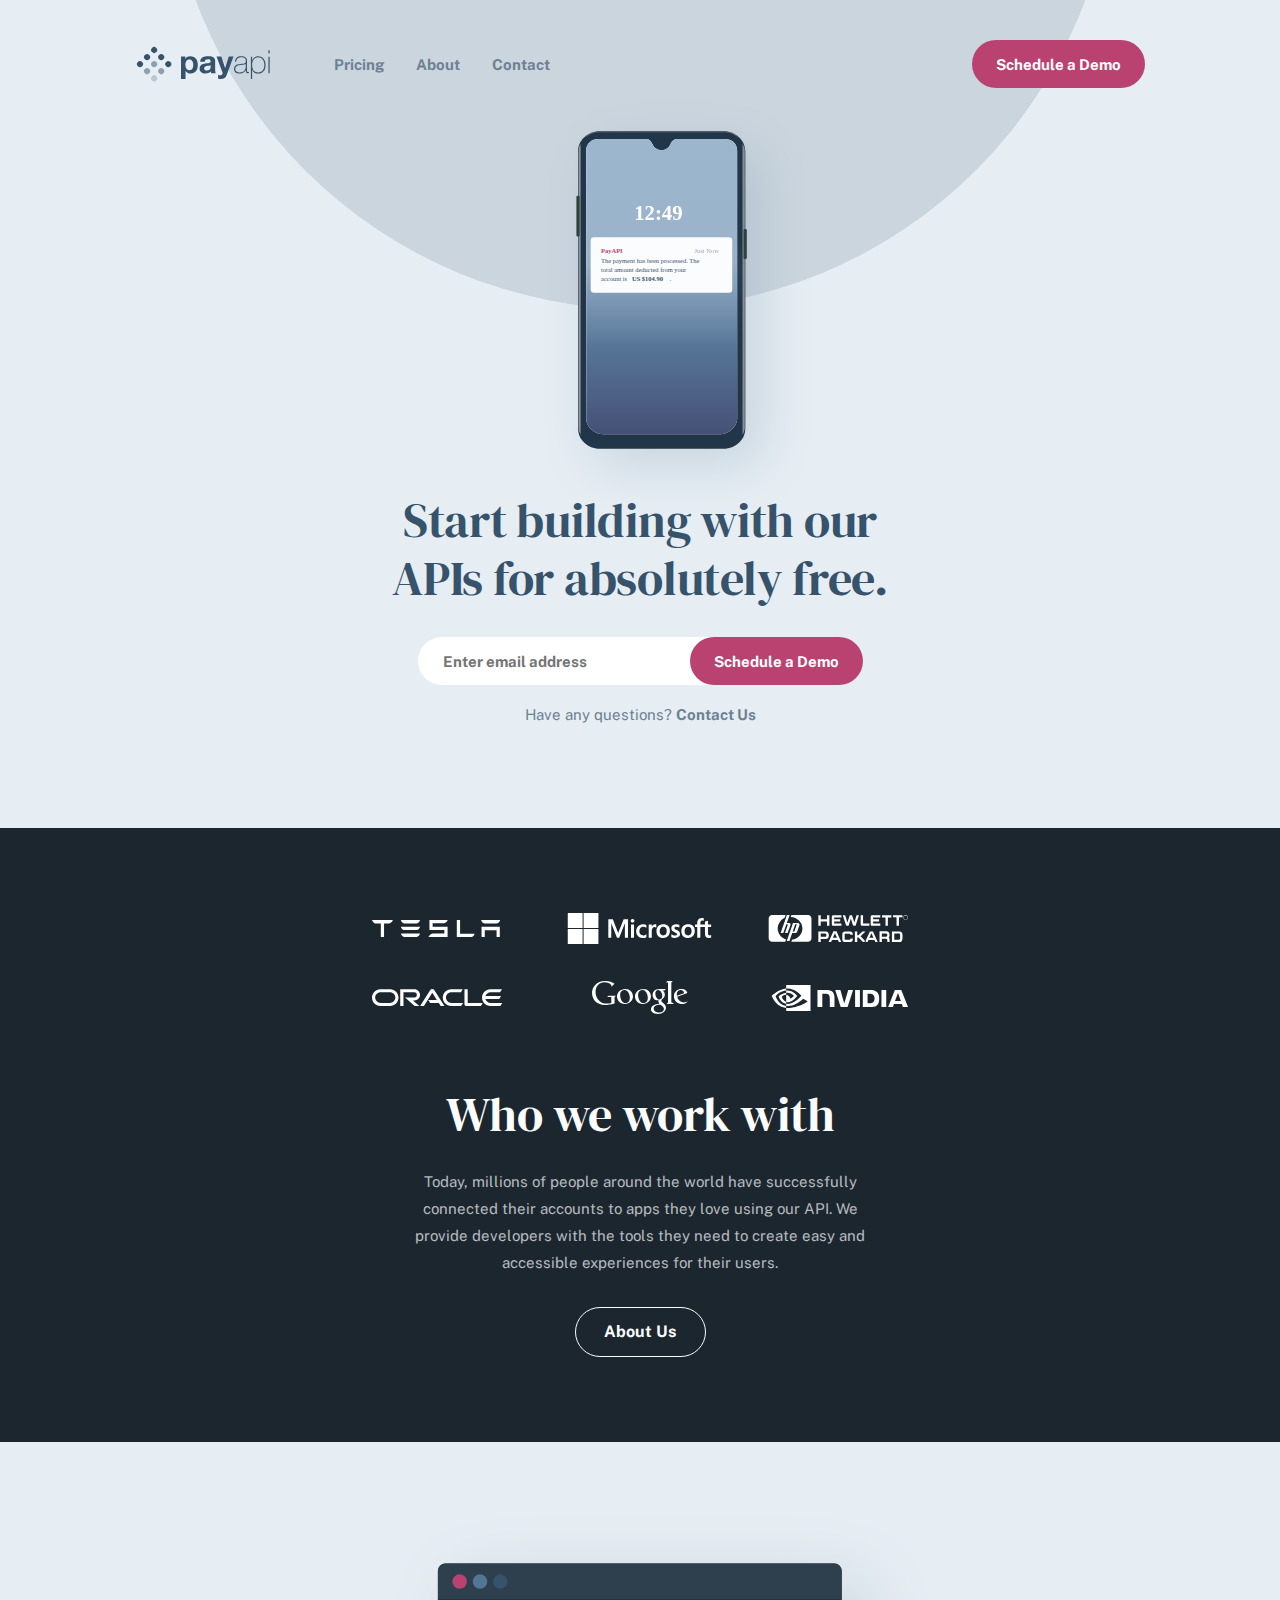
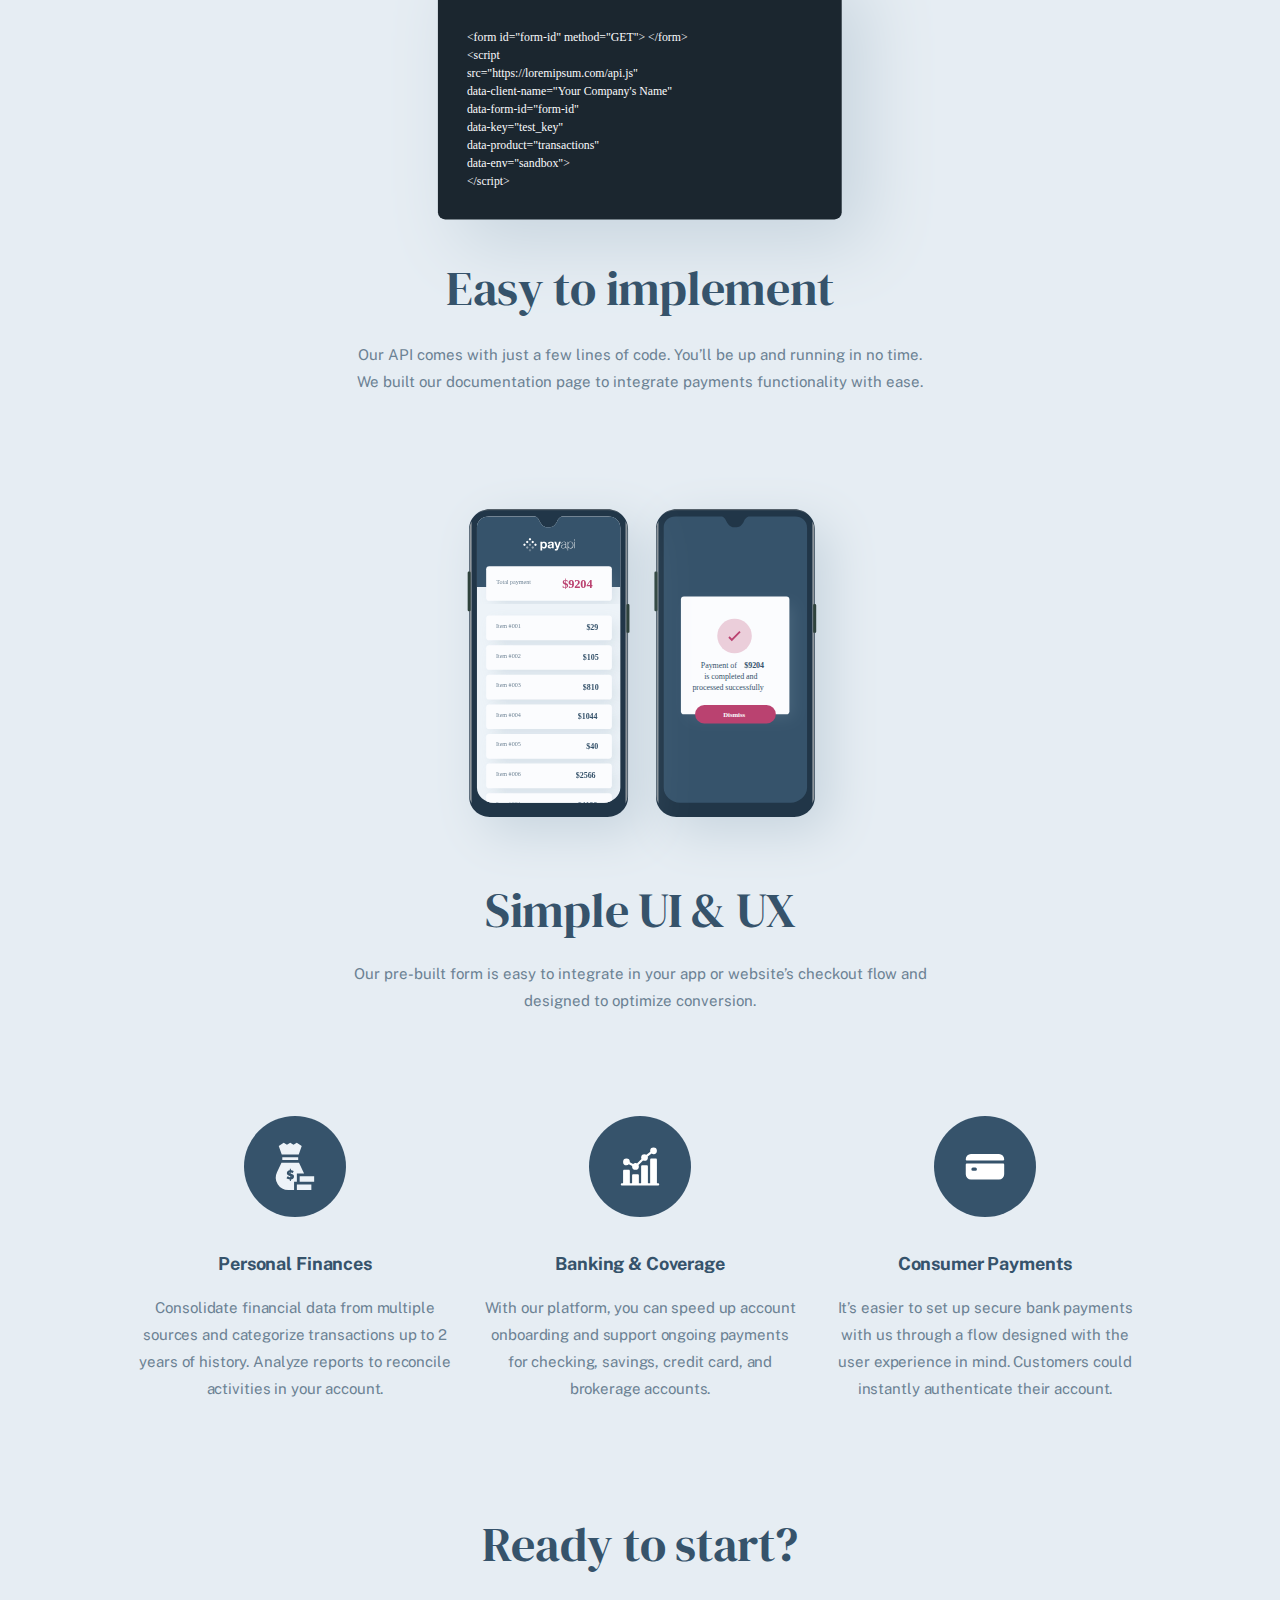
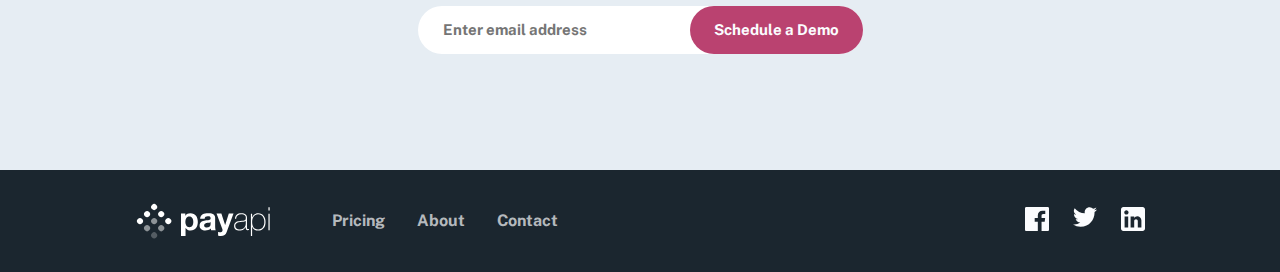
<file: index.html>
<!DOCTYPE html>
<html lang="en">
    <head>
      <meta charset="utf-8">
      <meta name="description" content="Exercise Frontend Mentor, Exercise PayAPI Website Challenge">
      <meta name="viewport" content="width=device-width, initial-scale=1.0">
      <link rel="icon" type="image/png" sizes="32x32" href="./assets/favicon-32x32.png">
      <link rel="preconnect" href="https://fonts.googleapis.com">
      <link rel="preconnect" href="https://fonts.gstatic.com" crossorigin>
      <link href="https://fonts.googleapis.com/css2?family=DM+Serif+Display:ital@0;1&family=Public+Sans:ital,wght@0,100..900;1,100..900&display=swap" rel="stylesheet">
      <link href="styles.css" rel="stylesheet" type="text/css">
      <title>Frontend Mentor | PayAPI Website Challenge - Home</title>
    </head>
    <body class="home">

      <div class="background"></div>

      <header class="container-header">
        <div class="container-menu">
          <a href="./index.html"><img class="logo-header" src="./assets/shared/desktop/logo.svg" alt="Pay API logo"></a>
          <button class="button button-menu"><img src="./assets/shared/mobile/menu.svg" alt="menu"></button>
          <nav class="menu anim-menu">
            <ul class="list list-menu public-sans-bold">
              <li class="li-menu"><a href="./pricing.html">Pricing</a></li>
              <li class="li-menu"><a href="./about.html">About</a></li>
              <li class="li-menu"><a href="./contact.html">Contact</a></li>
              <li class="li-menu"><button class="button button-demo public-sans-bold">Schedule a Demo</button></li>
            </ul>
          </nav>    
        </div>
      </header>  
  

      <main class="main-container">

        <header class="main-header">
          <div class="container-header-image">
            <img class="main-header-image" src="./assets/home/desktop/illustration-phone-mockup.svg" alt="phone">
          </div>
          <div class="container-text">
            <h1 class="title dm-serif-regular title32to48">Start building with our APIs for absolutely free.</h1>
            <form action="./index.html" class="demo-form" novalidate>
              <div class="container-input">
                <input class="public-sans-bold" type="email" name="email" id="" placeholder="Enter email address">
              </div>
              <button class="button button-demo public-sans-bold">Schedule a Demo</button>
            </form>
            <p class="text public-sans-regular">Have any questions? <span class="public-sans-bold"><a href="./contact.html">Contact Us</a></span></p>
          </div>
        </header>

        <article class="clients">
          <div class="display-desktop">
            <div class="container-logo-clients">
              <img src="./assets/shared/desktop/tesla.svg" alt="logo tesla" class="logo-client">
              <img src="./assets/shared/desktop/microsoft.svg" alt="logo microsoft" class="logo-client">
              <img src="./assets/shared/desktop/hewlett-packard.svg" alt="logo hewlett" class="logo-client">
              <img src="./assets/shared/desktop/oracle.svg" alt="logo oracle" class="logo-client">
              <img src="./assets/shared/desktop/google.svg" alt="logo google" class="logo-client">
              <img src="./assets/shared/desktop/nvidia.svg" alt="logo nvidia" class="logo-client">
            </div>
            <div class="container-text">
              <h2 class="title dm-serif-regular title32to48">Who we work with</h2>
              <p class="text public-sans-regular">Today, millions of people around the world have successfully connected 
              their accounts to apps they love using our API. We provide developers 
              with the tools they need to create easy and accessible experiences 
              for their users.</p>
              <a href="./about.html" class="button-about public-sans-bold">About Us</a>  
            </div> 
          </div>
        </article>

        <article class="implementation">
          <section class="implement">
            <div class="container-image">
              <img src="./assets/home/desktop/illustration-easy-to-implement.svg" alt="example code" class="implement-image">              
            </div>
            <div class="container-text">
              <h3 class="title dm-serif-regular title36to48">Easy to implement</h3>
              <p class="text public-sans-regular">Our API comes with just a few lines of code. You’ll be up and running in 
              no time. We built our documentation page to integrate payments functionality 
              with ease.</p>
            </div>
          </section>
          <section class="simple">
            <div class="container-image">
              <img src="./assets/home/desktop/illustration-simple-ui.svg" alt="easy UI" class="simple-image">
            </div>
            <div class="container-text">
              <h3 class="title dm-serif-regular title36to48">Simple UI & UX</h3>
              <p class="text public-sans-regular">Our pre-built form is easy to integrate in your app or website’s checkout 
              flow and designed to optimize conversion.</p>     
            </div>
          </section>
        </article>

        <article class="container-feature">
          <section class="feature">
            <img src="./assets/home/desktop/icon-personal-finances.svg" alt="icon finance" class="image-feature">
            <h4 class="title public-sans-bold">Personal Finances</h4>
            <p class="text public-sans-regular">Consolidate financial data from multiple sources and categorize transactions up to
            2 years of history. Analyze reports to reconcile activities in your account.</p>
          </section>
          <section class="feature">
            <img src="./assets/home/desktop/icon-banking-and-coverage.svg" alt="icon banking" class="image-feature">
            <h4 class="title public-sans-bold">Banking & Coverage</h4>
            <p class="text public-sans-regular">With our platform, you can speed up account onboarding and support ongoing payments 
            for checking, savings, credit card, and brokerage accounts.</p>
          </section>
          <section class="feature">
            <img src="./assets/home/desktop/icon-consumer-payments.svg" alt="icon consumer" class="image-feature">
            <h4 class="title public-sans-bold">Consumer Payments</h4>
            <p class="text public-sans-regular">It’s easier to set up secure bank payments with us through a flow designed with the 
            user experience in mind. Customers could instantly authenticate their account.</p>
          </section>
        </article>

        <section class="ready-to-start">
          <h3 class="title dm-serif-regular title32to48">Ready to start?</h3>
          <form action="./index.html" class="demo-form" novalidate>
            <div class="container-input">
              <input class="public-sans-bold" type="email" name="email" id="" placeholder="Enter email address">
            </div>
            <button class="button button-demo public-sans-bold">Schedule a Demo</button>
          </form>
        </section>
            
      </main>
    

      <footer class="footer">
        <div class="display-desktop">
          <svg class="footer-logo" width="135" height="38" xmlns="http://www.w3.org/2000/svg">
            <g fill="#36536B" fill-rule="evenodd"><path d="M50.544 33.934v-7.84h.064a5.36 5.36 0 002.128 1.84c.864.416 1.808.624 2.832.624 1.216 0 2.277-.235 3.184-.704a6.738 6.738 0 002.272-1.888 8.147 8.147 0 001.36-2.72 11.37 11.37 0 00.448-3.2c0-1.173-.15-2.299-.448-3.376-.299-1.077-.757-2.021-1.376-2.832a6.937 6.937 0 00-2.336-1.952c-.939-.49-2.059-.736-3.36-.736-1.024 0-1.963.203-2.816.608-.853.405-1.557 1.056-2.112 1.952h-.064v-2.112H46v22.336h4.544zm3.808-8.768c-.725 0-1.344-.15-1.856-.448a3.595 3.595 0 01-1.232-1.168 5.044 5.044 0 01-.672-1.68 9.192 9.192 0 01-.208-1.952c0-.683.064-1.344.192-1.984a4.98 4.98 0 01.656-1.696c.31-.49.715-.89 1.216-1.2.501-.31 1.125-.464 1.872-.464.725 0 1.339.155 1.84.464.501.31.912.715 1.232 1.216.32.501.55 1.072.688 1.712.139.64.208 1.29.208 1.952 0 .661-.064 1.312-.192 1.952-.128.64-.347 1.2-.656 1.68-.31.48-.715.87-1.216 1.168-.501.299-1.125.448-1.872.448zm15.882 3.392c1.024 0 2.027-.15 3.008-.448a5.921 5.921 0 002.56-1.568 6.52 6.52 0 00.32 1.6h4.608c-.213-.341-.363-.853-.448-1.536a17.288 17.288 0 01-.128-2.144v-8.608c0-1.003-.224-1.808-.672-2.416a4.603 4.603 0 00-1.728-1.424 7.733 7.733 0 00-2.336-.688 18.543 18.543 0 00-2.528-.176c-.917 0-1.83.09-2.736.272a7.809 7.809 0 00-2.448.912 5.448 5.448 0 00-1.792 1.696c-.47.704-.736 1.59-.8 2.656h4.544c.085-.896.384-1.536.896-1.92.512-.384 1.216-.576 2.112-.576.405 0 .784.027 1.136.08.352.053.661.16.928.32s.48.384.64.672c.16.288.24.677.24 1.168.021.47-.117.827-.416 1.072-.299.245-.704.432-1.216.56-.512.128-1.099.224-1.76.288-.661.064-1.333.15-2.016.256-.683.107-1.36.25-2.032.432a5.735 5.735 0 00-1.792.816c-.523.363-.95.848-1.28 1.456-.33.608-.496 1.381-.496 2.32 0 .853.144 1.59.432 2.208a4.17 4.17 0 001.2 1.536c.512.405 1.11.704 1.792.896a8.127 8.127 0 002.208.288zm1.696-3.008c-.363 0-.715-.032-1.056-.096a2.566 2.566 0 01-.896-.336 1.717 1.717 0 01-.608-.656c-.15-.277-.224-.619-.224-1.024 0-.427.075-.779.224-1.056.15-.277.347-.507.592-.688a2.98 2.98 0 01.864-.432c.33-.107.667-.192 1.008-.256.363-.064.725-.117 1.088-.16.363-.043.71-.096 1.04-.16.33-.064.64-.144.928-.24.288-.096.528-.23.72-.4v1.696c0 .256-.027.597-.08 1.024a3.428 3.428 0 01-.432 1.264c-.235.416-.597.773-1.088 1.072-.49.299-1.184.448-2.08.448zm13.962 8.384c1.557 0 2.773-.288 3.648-.864.874-.576 1.557-1.536 2.048-2.88L98.5 11.598h-4.704L90.18 22.926h-.064l-3.744-11.328H81.54l5.792 15.52c.128.32.192.661.192 1.024 0 .49-.144.939-.432 1.344-.288.405-.731.64-1.328.704-.448.021-.896.01-1.344-.032-.448-.043-.886-.085-1.312-.128v3.744c.469.043.933.08 1.392.112.458.032.922.048 1.392.048zm18.698-5.408c.789 0 1.514-.096 2.176-.288a6.581 6.581 0 001.776-.8c.522-.341.965-.73 1.328-1.168.362-.437.64-.901.832-1.392h.064v.864c0 .341.026.656.08.944.053.288.154.539.304.752.149.213.368.384.656.512.288.128.677.192 1.168.192.34 0 .672-.043.992-.128V26.99a5.835 5.835 0 01-.896.096c-.278 0-.491-.059-.64-.176a.961.961 0 01-.32-.464 2.357 2.357 0 01-.112-.64c-.011-.235-.016-.47-.016-.704v-9.568c0-1.259-.454-2.277-1.36-3.056-.907-.779-2.352-1.168-4.336-1.168-1.984 0-3.515.453-4.592 1.36-1.078.907-1.66 2.267-1.744 4.08h1.216c.085-1.472.58-2.57 1.488-3.296.906-.725 2.096-1.088 3.568-1.088.832 0 1.536.085 2.112.256.576.17 1.045.405 1.408.704.362.299.629.64.8 1.024.17.384.256.8.256 1.248 0 .576-.032 1.056-.096 1.44a1.64 1.64 0 01-.48.944c-.256.245-.635.437-1.136.576-.502.139-1.19.24-2.064.304l-1.888.16c-.662.064-1.35.17-2.064.32-.715.15-1.366.4-1.952.752a4.367 4.367 0 00-1.456 1.44c-.384.608-.576 1.392-.576 2.352 0 1.579.48 2.747 1.44 3.504.96.757 2.314 1.136 4.064 1.136zm.032-1.056c-1.344 0-2.4-.293-3.168-.88-.768-.587-1.152-1.488-1.152-2.704 0-.768.149-1.392.448-1.872.298-.48.688-.859 1.168-1.136a5.213 5.213 0 011.616-.592 20.778 20.778 0 011.792-.272l2.048-.192a16.93 16.93 0 002.032-.288c.608-.128 1.06-.373 1.36-.736v3.072c0 .213-.06.624-.176 1.232-.118.608-.39 1.237-.816 1.888-.427.65-1.046 1.227-1.856 1.728-.811.501-1.91.752-3.296.752zm12.49 6.56v-9.312h.063c.491 1.344 1.27 2.315 2.336 2.912 1.067.597 2.283.896 3.648.896 1.26 0 2.352-.213 3.28-.64a6.254 6.254 0 002.304-1.776c.608-.757 1.062-1.659 1.36-2.704.3-1.045.448-2.197.448-3.456 0-1.152-.149-2.25-.448-3.296-.298-1.045-.752-1.963-1.36-2.752a6.651 6.651 0 00-2.304-1.888c-.928-.47-2.02-.704-3.28-.704-.896 0-1.69.139-2.384.416a6.39 6.39 0 00-1.776 1.04c-.49.416-.885.87-1.184 1.36-.298.49-.512.939-.64 1.344h-.064v-3.776h-1.216V34.03h1.216zm6.047-6.56c-1.152 0-2.117-.208-2.896-.624a5.008 5.008 0 01-1.856-1.664c-.458-.693-.784-1.493-.976-2.4a13.637 13.637 0 01-.288-2.832c0-.981.107-1.925.32-2.832a7.152 7.152 0 011.04-2.416 5.407 5.407 0 011.872-1.696c.768-.427 1.696-.64 2.784-.64 1.11 0 2.054.219 2.832.656a5.599 5.599 0 011.904 1.728c.491.715.854 1.525 1.088 2.432.235.907.352 1.83.352 2.768 0 1.024-.122 1.99-.368 2.896-.245.907-.618 1.701-1.12 2.384a5.487 5.487 0 01-1.92 1.632c-.778.405-1.7.608-2.768.608zm11.498-18.88V5.294h-1.216V8.59h1.216zm0 19.552V11.694h-1.216v16.448h1.216z" fill-rule="nonzero"/><g><circle transform="rotate(45 19.142 5)" cx="19.142" cy="5" r="3"/><circle transform="rotate(45 26.213 12.071)" cx="26.213" cy="12.071" r="3"/><circle transform="rotate(45 33.284 19.142)" cx="33.284" cy="19.142" r="3"/><circle transform="rotate(45 12.071 12.071)" cx="12.071" cy="12.071" r="3"/><circle opacity=".5" transform="rotate(45 19.142 19.142)" cx="19.142" cy="19.142" r="3"/><circle opacity=".5" transform="rotate(45 26.213 26.213)" cx="26.213" cy="26.213" r="3"/><circle transform="rotate(45 5 19.142)" cx="5" cy="19.142" r="3"/><circle opacity=".5" transform="rotate(45 12.071 26.213)" cx="12.071" cy="26.213" r="3"/><circle opacity=".25" transform="rotate(45 19.142 33.284)" cx="19.142" cy="33.284" r="3"/></g></g>
          </svg>
          <ul class="list list-footer public-sans-bold">
            <li class="li-footer"><a href="./pricing.html">Pricing</a></li>
            <li class="li-footer"><a href="./about.html">About</a></li>
            <li class="li-footer"><a href="./contact.html">Contact</a></li>
          </ul>
          <ul class="list list-logo">
            <li class="li-logo"><svg width="24" height="24" xmlns="http://www.w3.org/2000/svg">
                                    <path d="M22.675 0H1.325C.593 0 0 .593 0 1.325v21.351C0 23.407.593 24 1.325 24H12.82v-9.294H9.692v-3.622h3.128V8.413c0-3.1 1.893-4.788 4.659-4.788 1.325 0 2.463.099 2.795.143v3.24l-1.918.001c-1.504 0-1.795.715-1.795 1.763v2.313h3.587l-.467 3.622h-3.12V24h6.116c.73 0 1.323-.593 1.323-1.325V1.325C24 .593 23.407 0 22.675 0z" fill-rule="nonzero"/>
                                  </svg></li>
            <li class="li-logo"><svg width="24" height="20" xmlns="http://www.w3.org/2000/svg">
                                    <path d="M24 2.557a9.83 9.83 0 01-2.828.775A4.932 4.932 0 0023.337.608a9.864 9.864 0 01-3.127 1.195A4.916 4.916 0 0016.616.248c-3.179 0-5.515 2.966-4.797 6.045A13.978 13.978 0 011.671 1.149a4.93 4.93 0 001.523 6.574 4.903 4.903 0 01-2.229-.616c-.054 2.281 1.581 4.415 3.949 4.89a4.935 4.935 0 01-2.224.084 4.928 4.928 0 004.6 3.419A9.9 9.9 0 010 17.54a13.94 13.94 0 007.548 2.212c9.142 0 14.307-7.721 13.995-14.646A10.025 10.025 0 0024 2.557z" fill-rule="nonzero"/>
                                  </svg></li>
            <li class="li-logo"><svg width="24" height="24" xmlns="http://www.w3.org/2000/svg">
                                    <path d="M21.6 0H2.4C1.08 0 0 1.08 0 2.4v19.2C0 22.92 1.08 24 2.4 24h19.2c1.32 0 2.4-1.08 2.4-2.4V2.4C24 1.08 22.92 0 21.6 0zM7.2 20.4H3.6V9.6h3.6v10.8zM5.4 7.56c-1.2 0-2.16-.96-2.16-2.16 0-1.2.96-2.16 2.16-2.16 1.2 0 2.16.96 2.16 2.16 0 1.2-.96 2.16-2.16 2.16zm15 12.84h-3.6v-6.36c0-.96-.84-1.8-1.8-1.8-.96 0-1.8.84-1.8 1.8v6.36H9.6V9.6h3.6v1.44c.6-.96 1.92-1.68 3-1.68 2.28 0 4.2 1.92 4.2 4.2v6.84z" fill-rule="nonzero"/>
                                  </svg></li>
          </ul>
        </div>
      </footer>

    <script src="./script.js"></script>

    </body>
</html>
</file>
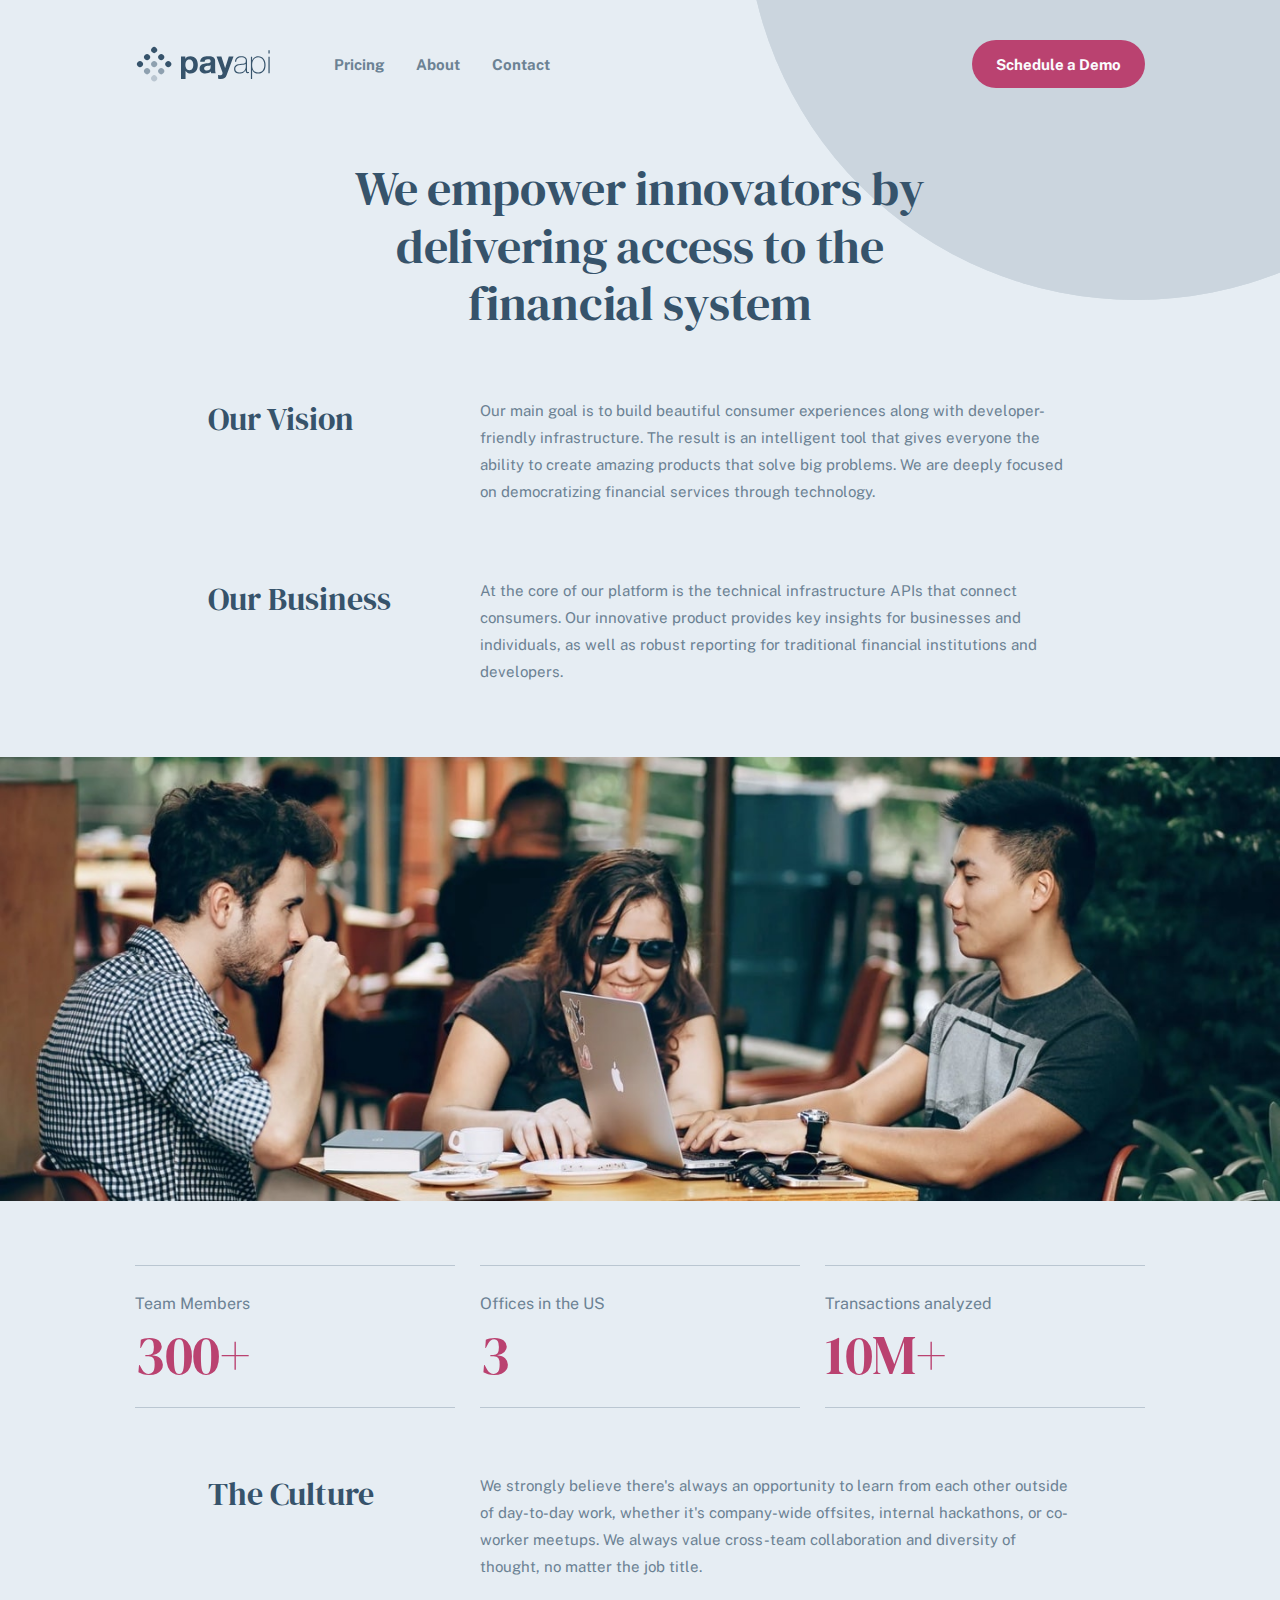
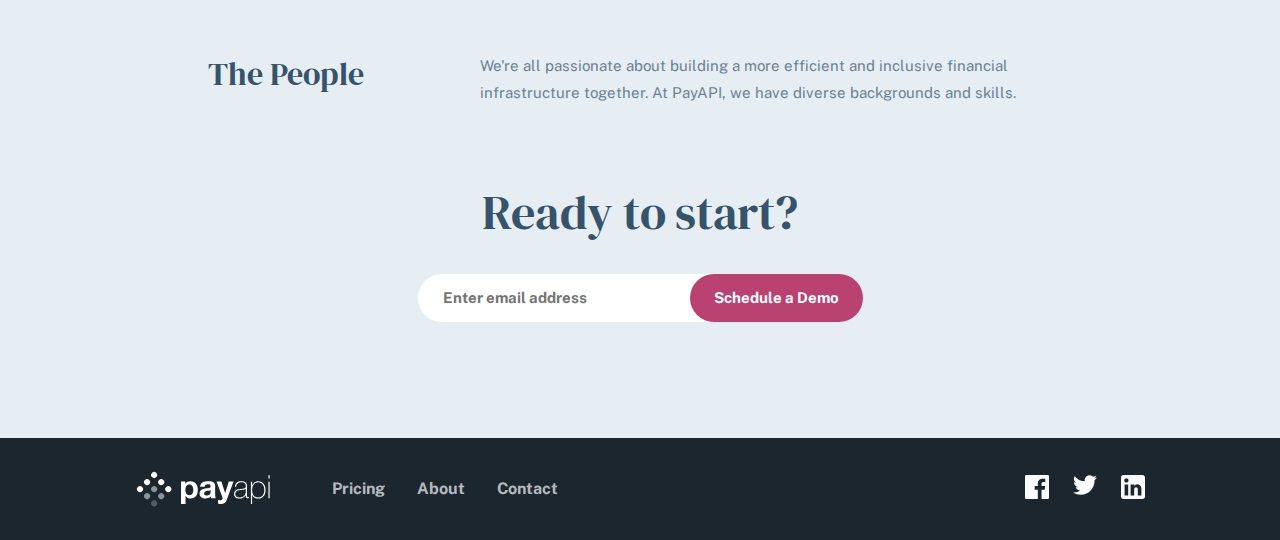
<file: about.html>
<!DOCTYPE html>
<html lang="en">
    <head>
      <meta charset="utf-8">
      <meta name="description" content="Exercise Frontend Mentor, Exercise PayAPI Website Challenge About page">
      <meta name="viewport" content="width=device-width, initial-scale=1.0">
      <link rel="icon" type="image/png" sizes="32x32" href="./assets/favicon-32x32.png">
      <link rel="preconnect" href="https://fonts.googleapis.com">
      <link rel="preconnect" href="https://fonts.gstatic.com" crossorigin>
      <link href="https://fonts.googleapis.com/css2?family=DM+Serif+Display:ital@0;1&family=Public+Sans:ital,wght@0,100..900;1,100..900&display=swap" rel="stylesheet">
      <link href="styles.css" rel="stylesheet" type="text/css">
      <title>Frontend Mentor | PayAPI Website Challenge - About</title>
    </head>
    <body class="about">

      <div class="background"></div>

      <header class="container-header">
        <div class="container-menu">
          <a href="./index.html"><img class="logo-header" src="./assets/shared/desktop/logo.svg" alt="Pay API logo"></a>
          <button class="button button-menu"><img src="./assets/shared/mobile/menu.svg" alt="menu"></button>
          <nav class="menu anim-menu">
            <ul class="list list-menu public-sans-bold">
              <li class="li-menu"><a href="./pricing.html">Pricing</a></li>
              <li class="li-menu"><a href="./about.html">About</a></li>
              <li class="li-menu"><a href="./contact.html">Contact</a></li>
              <li class="li-menu"><button class="button button-demo public-sans-bold">Schedule a Demo</button></li>
            </ul>
          </nav>    
        </div>
      </header>  
  

      <main class="main-container">

        <h1 class="about-title dm-serif-regular title32to48">We empower innovators by delivering access to the financial system</h1>        

        <div class="container-descriptive">

          <section class="descriptive">
            <h2 class="descriptive-title dm-serif-regular">Our Vision</h2>
            <p class="text public-sans-regular">Our main goal is to build beautiful consumer experiences along with developer-friendly 
            infrastructure. The result is an intelligent tool that gives everyone the ability to create 
            amazing products that solve big problems. We are deeply focused on democratizing financial 
            services through technology.</p>
          </section>

          <section class="descriptive">
            <h2 class="descriptive-title dm-serif-regular">Our Business</h2>
            <p class="text public-sans-regular">At the core of our platform is the technical infrastructure APIs that connect consumers. 
            Our innovative product provides key insights for businesses and individuals, as well as 
            robust reporting for traditional financial institutions and developers.</p>
          </section>

        </div>

        <picture class="container-image-about">
          <source srcset="./assets/about/desktop/image-team-members.jpg" media="(min-width: 75rem)">         
          <source srcset="./assets/about/tablet/image-team-members.jpg" media="(min-width: 34rem)">
          <img src="./assets/about/mobile/image-team-members.jpg" alt="team" class="image-about">
        </picture>


        <div class="container-number">
          <div class="number">
            <p class="text"><span class="public-sans-regular">Team Members</span><span class="dm-serif-regular">300+</span></p>
          </div>
          <div class="number">
            <p class="text"><span class="public-sans-regular">Offices in the US</span><span class="dm-serif-regular">3</span></p>
          </div>
          <div class="number">
            <p class="text"><span class="public-sans-regular">Transactions analyzed</span><span class="dm-serif-regular">10M+</span></p>
          </div>
        </div>


        <div class="container-descriptive">

          <section class="descriptive">
            <h2 class="descriptive-title dm-serif-regular">The Culture</h2>
            <p class="text public-sans-regular">We strongly believe there's always an opportunity to learn from each other outside of 
            day-to-day work, whether it's company-wide offsites, internal hackathons, or co-worker meetups. 
            We always value cross-team collaboration and diversity of thought, no matter the job title.</p>
          </section>

          <section class="descriptive">
            <h2 class="descriptive-title dm-serif-regular">The People</h2>
            <p class="text public-sans-regular">We're all passionate about building a more efficient and inclusive financial infrastructure 
            together. At PayAPI, we have diverse backgrounds and skills.</p>
          </section>

        </div>


        <section class="ready-to-start">
          <h3 class="title dm-serif-regular title32to48">Ready to start?</h3>
          <form action="./index.html" class="demo-form" novalidate>
            <div class="container-input">
              <input class="public-sans-bold" type="email" name="email" id="" placeholder="Enter email address">
            </div>
            <button class="button button-demo public-sans-bold">Schedule a Demo</button>
          </form>
        </section>

      </main>
    

      <footer class="footer">
        <div class="display-desktop">
          <svg class="footer-logo" width="135" height="38" xmlns="http://www.w3.org/2000/svg">
            <g fill="#36536B" fill-rule="evenodd"><path d="M50.544 33.934v-7.84h.064a5.36 5.36 0 002.128 1.84c.864.416 1.808.624 2.832.624 1.216 0 2.277-.235 3.184-.704a6.738 6.738 0 002.272-1.888 8.147 8.147 0 001.36-2.72 11.37 11.37 0 00.448-3.2c0-1.173-.15-2.299-.448-3.376-.299-1.077-.757-2.021-1.376-2.832a6.937 6.937 0 00-2.336-1.952c-.939-.49-2.059-.736-3.36-.736-1.024 0-1.963.203-2.816.608-.853.405-1.557 1.056-2.112 1.952h-.064v-2.112H46v22.336h4.544zm3.808-8.768c-.725 0-1.344-.15-1.856-.448a3.595 3.595 0 01-1.232-1.168 5.044 5.044 0 01-.672-1.68 9.192 9.192 0 01-.208-1.952c0-.683.064-1.344.192-1.984a4.98 4.98 0 01.656-1.696c.31-.49.715-.89 1.216-1.2.501-.31 1.125-.464 1.872-.464.725 0 1.339.155 1.84.464.501.31.912.715 1.232 1.216.32.501.55 1.072.688 1.712.139.64.208 1.29.208 1.952 0 .661-.064 1.312-.192 1.952-.128.64-.347 1.2-.656 1.68-.31.48-.715.87-1.216 1.168-.501.299-1.125.448-1.872.448zm15.882 3.392c1.024 0 2.027-.15 3.008-.448a5.921 5.921 0 002.56-1.568 6.52 6.52 0 00.32 1.6h4.608c-.213-.341-.363-.853-.448-1.536a17.288 17.288 0 01-.128-2.144v-8.608c0-1.003-.224-1.808-.672-2.416a4.603 4.603 0 00-1.728-1.424 7.733 7.733 0 00-2.336-.688 18.543 18.543 0 00-2.528-.176c-.917 0-1.83.09-2.736.272a7.809 7.809 0 00-2.448.912 5.448 5.448 0 00-1.792 1.696c-.47.704-.736 1.59-.8 2.656h4.544c.085-.896.384-1.536.896-1.92.512-.384 1.216-.576 2.112-.576.405 0 .784.027 1.136.08.352.053.661.16.928.32s.48.384.64.672c.16.288.24.677.24 1.168.021.47-.117.827-.416 1.072-.299.245-.704.432-1.216.56-.512.128-1.099.224-1.76.288-.661.064-1.333.15-2.016.256-.683.107-1.36.25-2.032.432a5.735 5.735 0 00-1.792.816c-.523.363-.95.848-1.28 1.456-.33.608-.496 1.381-.496 2.32 0 .853.144 1.59.432 2.208a4.17 4.17 0 001.2 1.536c.512.405 1.11.704 1.792.896a8.127 8.127 0 002.208.288zm1.696-3.008c-.363 0-.715-.032-1.056-.096a2.566 2.566 0 01-.896-.336 1.717 1.717 0 01-.608-.656c-.15-.277-.224-.619-.224-1.024 0-.427.075-.779.224-1.056.15-.277.347-.507.592-.688a2.98 2.98 0 01.864-.432c.33-.107.667-.192 1.008-.256.363-.064.725-.117 1.088-.16.363-.043.71-.096 1.04-.16.33-.064.64-.144.928-.24.288-.096.528-.23.72-.4v1.696c0 .256-.027.597-.08 1.024a3.428 3.428 0 01-.432 1.264c-.235.416-.597.773-1.088 1.072-.49.299-1.184.448-2.08.448zm13.962 8.384c1.557 0 2.773-.288 3.648-.864.874-.576 1.557-1.536 2.048-2.88L98.5 11.598h-4.704L90.18 22.926h-.064l-3.744-11.328H81.54l5.792 15.52c.128.32.192.661.192 1.024 0 .49-.144.939-.432 1.344-.288.405-.731.64-1.328.704-.448.021-.896.01-1.344-.032-.448-.043-.886-.085-1.312-.128v3.744c.469.043.933.08 1.392.112.458.032.922.048 1.392.048zm18.698-5.408c.789 0 1.514-.096 2.176-.288a6.581 6.581 0 001.776-.8c.522-.341.965-.73 1.328-1.168.362-.437.64-.901.832-1.392h.064v.864c0 .341.026.656.08.944.053.288.154.539.304.752.149.213.368.384.656.512.288.128.677.192 1.168.192.34 0 .672-.043.992-.128V26.99a5.835 5.835 0 01-.896.096c-.278 0-.491-.059-.64-.176a.961.961 0 01-.32-.464 2.357 2.357 0 01-.112-.64c-.011-.235-.016-.47-.016-.704v-9.568c0-1.259-.454-2.277-1.36-3.056-.907-.779-2.352-1.168-4.336-1.168-1.984 0-3.515.453-4.592 1.36-1.078.907-1.66 2.267-1.744 4.08h1.216c.085-1.472.58-2.57 1.488-3.296.906-.725 2.096-1.088 3.568-1.088.832 0 1.536.085 2.112.256.576.17 1.045.405 1.408.704.362.299.629.64.8 1.024.17.384.256.8.256 1.248 0 .576-.032 1.056-.096 1.44a1.64 1.64 0 01-.48.944c-.256.245-.635.437-1.136.576-.502.139-1.19.24-2.064.304l-1.888.16c-.662.064-1.35.17-2.064.32-.715.15-1.366.4-1.952.752a4.367 4.367 0 00-1.456 1.44c-.384.608-.576 1.392-.576 2.352 0 1.579.48 2.747 1.44 3.504.96.757 2.314 1.136 4.064 1.136zm.032-1.056c-1.344 0-2.4-.293-3.168-.88-.768-.587-1.152-1.488-1.152-2.704 0-.768.149-1.392.448-1.872.298-.48.688-.859 1.168-1.136a5.213 5.213 0 011.616-.592 20.778 20.778 0 011.792-.272l2.048-.192a16.93 16.93 0 002.032-.288c.608-.128 1.06-.373 1.36-.736v3.072c0 .213-.06.624-.176 1.232-.118.608-.39 1.237-.816 1.888-.427.65-1.046 1.227-1.856 1.728-.811.501-1.91.752-3.296.752zm12.49 6.56v-9.312h.063c.491 1.344 1.27 2.315 2.336 2.912 1.067.597 2.283.896 3.648.896 1.26 0 2.352-.213 3.28-.64a6.254 6.254 0 002.304-1.776c.608-.757 1.062-1.659 1.36-2.704.3-1.045.448-2.197.448-3.456 0-1.152-.149-2.25-.448-3.296-.298-1.045-.752-1.963-1.36-2.752a6.651 6.651 0 00-2.304-1.888c-.928-.47-2.02-.704-3.28-.704-.896 0-1.69.139-2.384.416a6.39 6.39 0 00-1.776 1.04c-.49.416-.885.87-1.184 1.36-.298.49-.512.939-.64 1.344h-.064v-3.776h-1.216V34.03h1.216zm6.047-6.56c-1.152 0-2.117-.208-2.896-.624a5.008 5.008 0 01-1.856-1.664c-.458-.693-.784-1.493-.976-2.4a13.637 13.637 0 01-.288-2.832c0-.981.107-1.925.32-2.832a7.152 7.152 0 011.04-2.416 5.407 5.407 0 011.872-1.696c.768-.427 1.696-.64 2.784-.64 1.11 0 2.054.219 2.832.656a5.599 5.599 0 011.904 1.728c.491.715.854 1.525 1.088 2.432.235.907.352 1.83.352 2.768 0 1.024-.122 1.99-.368 2.896-.245.907-.618 1.701-1.12 2.384a5.487 5.487 0 01-1.92 1.632c-.778.405-1.7.608-2.768.608zm11.498-18.88V5.294h-1.216V8.59h1.216zm0 19.552V11.694h-1.216v16.448h1.216z" fill-rule="nonzero"/><g><circle transform="rotate(45 19.142 5)" cx="19.142" cy="5" r="3"/><circle transform="rotate(45 26.213 12.071)" cx="26.213" cy="12.071" r="3"/><circle transform="rotate(45 33.284 19.142)" cx="33.284" cy="19.142" r="3"/><circle transform="rotate(45 12.071 12.071)" cx="12.071" cy="12.071" r="3"/><circle opacity=".5" transform="rotate(45 19.142 19.142)" cx="19.142" cy="19.142" r="3"/><circle opacity=".5" transform="rotate(45 26.213 26.213)" cx="26.213" cy="26.213" r="3"/><circle transform="rotate(45 5 19.142)" cx="5" cy="19.142" r="3"/><circle opacity=".5" transform="rotate(45 12.071 26.213)" cx="12.071" cy="26.213" r="3"/><circle opacity=".25" transform="rotate(45 19.142 33.284)" cx="19.142" cy="33.284" r="3"/></g></g>
          </svg>
          <ul class="list list-footer public-sans-bold">
            <li class="li-footer"><a href="./pricing.html">Pricing</a></li>
            <li class="li-footer"><a href="./about.html">About</a></li>
            <li class="li-footer"><a href="./contact.html">Contact</a></li>
          </ul>
          <ul class="list list-logo">
            <li class="li-logo"><svg width="24" height="24" xmlns="http://www.w3.org/2000/svg">
                                    <path d="M22.675 0H1.325C.593 0 0 .593 0 1.325v21.351C0 23.407.593 24 1.325 24H12.82v-9.294H9.692v-3.622h3.128V8.413c0-3.1 1.893-4.788 4.659-4.788 1.325 0 2.463.099 2.795.143v3.24l-1.918.001c-1.504 0-1.795.715-1.795 1.763v2.313h3.587l-.467 3.622h-3.12V24h6.116c.73 0 1.323-.593 1.323-1.325V1.325C24 .593 23.407 0 22.675 0z" fill-rule="nonzero"/>
                                  </svg></li>
            <li class="li-logo"><svg width="24" height="20" xmlns="http://www.w3.org/2000/svg">
                                    <path d="M24 2.557a9.83 9.83 0 01-2.828.775A4.932 4.932 0 0023.337.608a9.864 9.864 0 01-3.127 1.195A4.916 4.916 0 0016.616.248c-3.179 0-5.515 2.966-4.797 6.045A13.978 13.978 0 011.671 1.149a4.93 4.93 0 001.523 6.574 4.903 4.903 0 01-2.229-.616c-.054 2.281 1.581 4.415 3.949 4.89a4.935 4.935 0 01-2.224.084 4.928 4.928 0 004.6 3.419A9.9 9.9 0 010 17.54a13.94 13.94 0 007.548 2.212c9.142 0 14.307-7.721 13.995-14.646A10.025 10.025 0 0024 2.557z" fill-rule="nonzero"/>
                                  </svg></li>
            <li class="li-logo"><svg width="24" height="24" xmlns="http://www.w3.org/2000/svg">
                                    <path d="M21.6 0H2.4C1.08 0 0 1.08 0 2.4v19.2C0 22.92 1.08 24 2.4 24h19.2c1.32 0 2.4-1.08 2.4-2.4V2.4C24 1.08 22.92 0 21.6 0zM7.2 20.4H3.6V9.6h3.6v10.8zM5.4 7.56c-1.2 0-2.16-.96-2.16-2.16 0-1.2.96-2.16 2.16-2.16 1.2 0 2.16.96 2.16 2.16 0 1.2-.96 2.16-2.16 2.16zm15 12.84h-3.6v-6.36c0-.96-.84-1.8-1.8-1.8-.96 0-1.8.84-1.8 1.8v6.36H9.6V9.6h3.6v1.44c.6-.96 1.92-1.68 3-1.68 2.28 0 4.2 1.92 4.2 4.2v6.84z" fill-rule="nonzero"/>
                                  </svg></li>
          </ul>
        </div>
      </footer>

    <script src="./script.js"></script>

    </body>
</html>
</file>
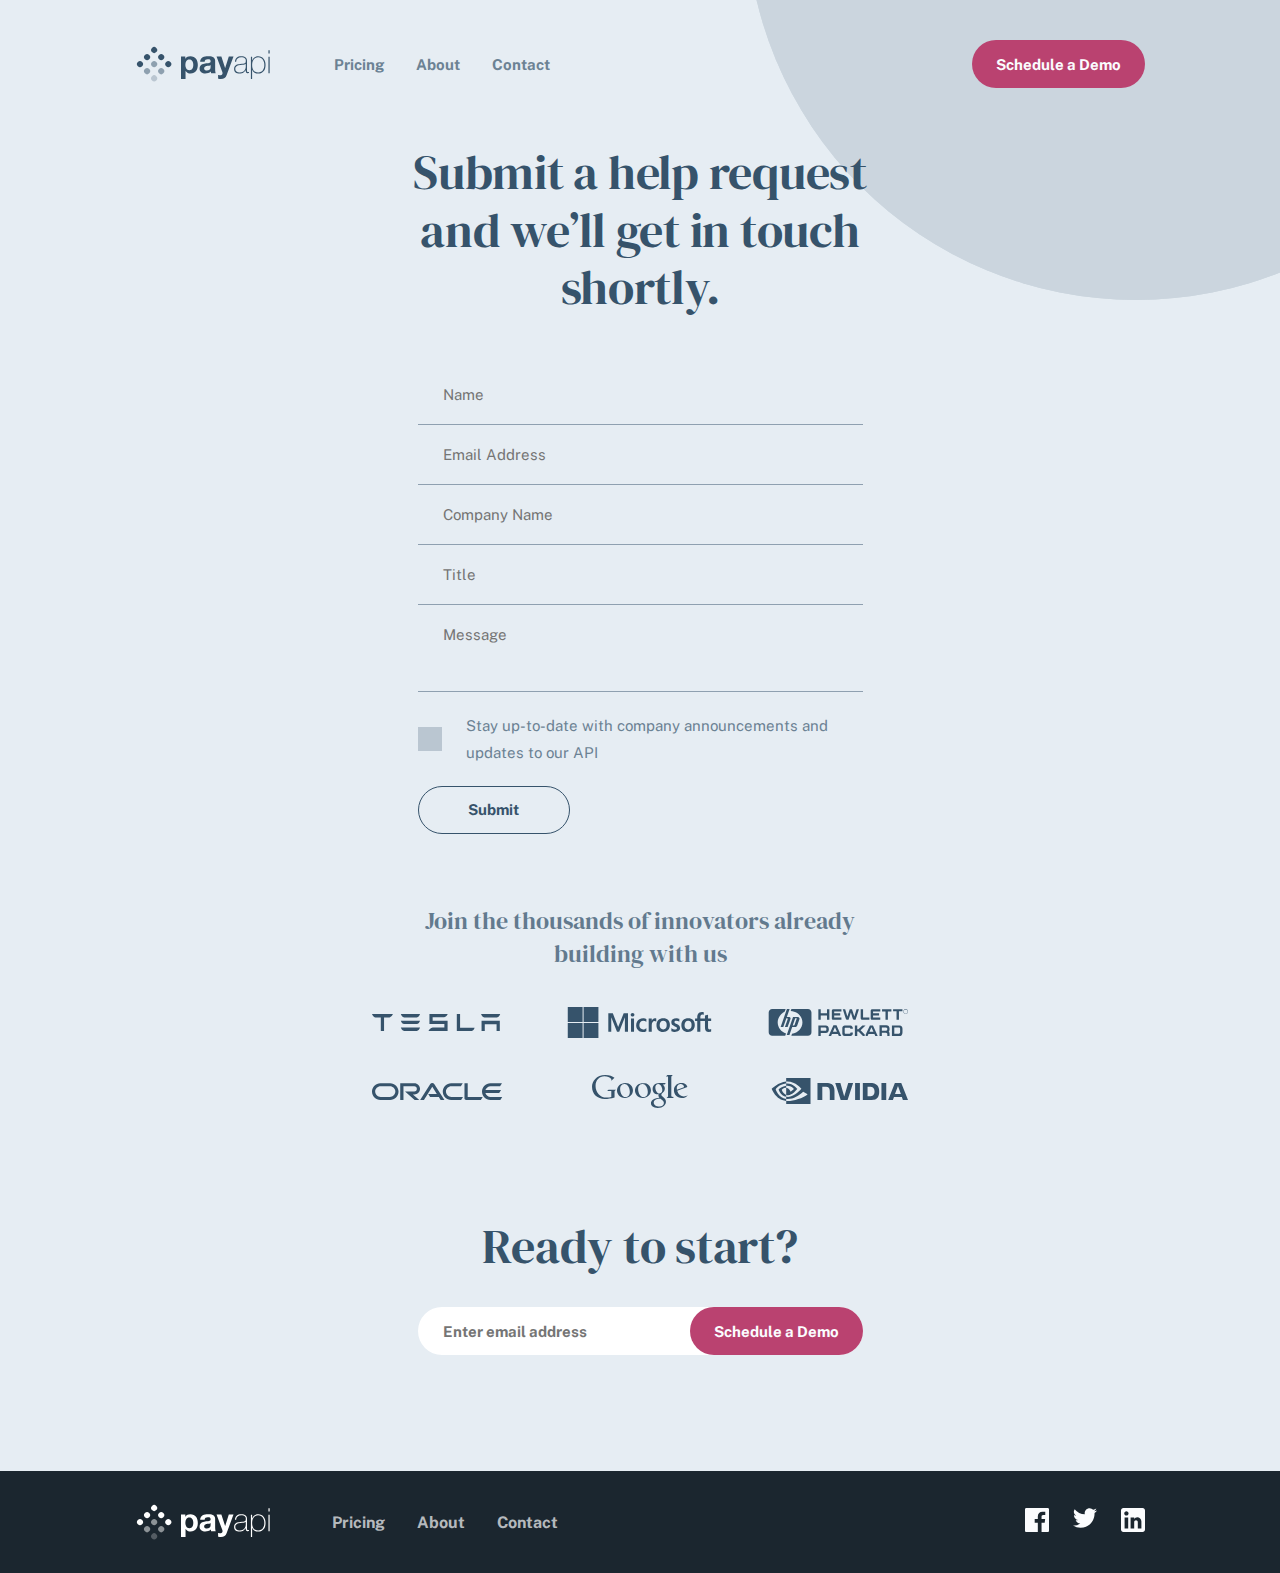
<file: contact.html>
<!DOCTYPE html>
<html lang="en">
    <head>
      <meta charset="utf-8">
      <meta name="description" content="Exercise Frontend Mentor, Exercise PayAPI Website Challenge Contact page">
      <meta name="viewport" content="width=device-width, initial-scale=1.0">
      <link rel="icon" type="image/png" sizes="32x32" href="./assets/favicon-32x32.png">
      <link rel="preconnect" href="https://fonts.googleapis.com">
      <link rel="preconnect" href="https://fonts.gstatic.com" crossorigin>
      <link href="https://fonts.googleapis.com/css2?family=DM+Serif+Display:ital@0;1&family=Public+Sans:ital,wght@0,100..900;1,100..900&display=swap" rel="stylesheet">
      <link href="styles.css" rel="stylesheet" type="text/css">
      <title>Frontend Mentor | PayAPI Website Challenge - Contact</title>
    </head>
    <body class="contact">

      <div class="background"></div>

      <header class="container-header">
        <div class="container-menu">
          <a href="./index.html"><img class="logo-header" src="./assets/shared/desktop/logo.svg" alt="Pay API logo"></a>
          <button class="button button-menu"><img src="./assets/shared/mobile/menu.svg" alt="menu"></button>
          <nav class="menu anim-menu">
            <ul class="list list-menu public-sans-bold">
              <li class="li-menu"><a href="./pricing.html">Pricing</a></li>
              <li class="li-menu"><a href="./about.html">About</a></li>
              <li class="li-menu"><a href="./contact.html">Contact</a></li>
              <li class="li-menu"><button class="button button-demo public-sans-bold">Schedule a Demo</button></li>
            </ul>
          </nav>    
        </div>
      </header>  
  

      <main class="main-container">

        <h1 class="contact-title dm-serif-regular title32to48">Submit a help request and we’ll get in touch shortly.</h1>

        <form id="myForm" class="contact-form" action="./contact.html"  novalidate>

          <div class="container-input">
            <input class="input public-sans-regular" type="text" name="name" minlength="2" maxlength="26" placeholder="Name" required>
            <span class="error public-sans-regular"></span> 
          </div>
          
          <div class="container-input">
            <input class="input public-sans-regular" type="email" name="email" placeholder="Email Address" required>
            <span class="error public-sans-regular"></span> 
          </div>

          <div class="container-input">
            <input class="input public-sans-regular" type="text" name="name" minlength="2" maxlength="26" placeholder="Company Name" required>
            <span class="error public-sans-regular"></span>
          </div>

          <div class="container-input">
            <input class="input public-sans-regular" type="text" name="name" minlength="2" maxlength="26" placeholder="Title" required>
            <span class="error public-sans-regular"></span>
          </div>

          <div class="container-input">
            <textarea class="input public-sans-regular" name="message" minlength="5" maxlength="250" placeholder="Message" required></textarea>
            <span class="error public-sans-regular"></span>
          </div>

          <div class="container-input">
            <input class="" type="checkbox" name="up-to-date" id="up-to-date">
            <label for="up-to-date" class="public-sans-regular">Stay up-to-date with company announcements and updates to our API</label>
          </div>
          
          <button class="button button-submit public-sans-bold" type="submit" form="myForm">Submit</button>
        
        </form>

        <section class="container-contact-client">
          <h2 class="client-title dm-serif-regular">Join the thousands of innovators already building with us</h2>
          <div class="container-logo-clients">
            <img src="./assets/shared/desktop/tesla.svg" alt="logo tesla" class="logo-client">
            <img src="./assets/shared/desktop/microsoft.svg" alt="logo microsoft" class="logo-client">
            <img src="./assets/shared/desktop/hewlett-packard.svg" alt="logo hewlett" class="logo-client">
            <img src="./assets/shared/desktop/oracle.svg" alt="logo oracle" class="logo-client">
            <img src="./assets/shared/desktop/google.svg" alt="logo google" class="logo-client">
            <img src="./assets/shared/desktop/nvidia.svg" alt="logo nvidia" class="logo-client">
          </div>
        </section>

        <section class="ready-to-start">
          <h3 class="title dm-serif-regular title32to48">Ready to start?</h3>
          <form action="./index.html" class="demo-form" novalidate>
            <div class="container-input">
              <input class="public-sans-bold" type="email" name="email" id="" placeholder="Enter email address">
            </div>
            <button class="button button-demo public-sans-bold">Schedule a Demo</button>
          </form>
        </section>

      </main>
  

      <footer class="footer">
        <div class="display-desktop">
          <svg class="footer-logo" width="135" height="38" xmlns="http://www.w3.org/2000/svg">
            <g fill="#36536B" fill-rule="evenodd"><path d="M50.544 33.934v-7.84h.064a5.36 5.36 0 002.128 1.84c.864.416 1.808.624 2.832.624 1.216 0 2.277-.235 3.184-.704a6.738 6.738 0 002.272-1.888 8.147 8.147 0 001.36-2.72 11.37 11.37 0 00.448-3.2c0-1.173-.15-2.299-.448-3.376-.299-1.077-.757-2.021-1.376-2.832a6.937 6.937 0 00-2.336-1.952c-.939-.49-2.059-.736-3.36-.736-1.024 0-1.963.203-2.816.608-.853.405-1.557 1.056-2.112 1.952h-.064v-2.112H46v22.336h4.544zm3.808-8.768c-.725 0-1.344-.15-1.856-.448a3.595 3.595 0 01-1.232-1.168 5.044 5.044 0 01-.672-1.68 9.192 9.192 0 01-.208-1.952c0-.683.064-1.344.192-1.984a4.98 4.98 0 01.656-1.696c.31-.49.715-.89 1.216-1.2.501-.31 1.125-.464 1.872-.464.725 0 1.339.155 1.84.464.501.31.912.715 1.232 1.216.32.501.55 1.072.688 1.712.139.64.208 1.29.208 1.952 0 .661-.064 1.312-.192 1.952-.128.64-.347 1.2-.656 1.68-.31.48-.715.87-1.216 1.168-.501.299-1.125.448-1.872.448zm15.882 3.392c1.024 0 2.027-.15 3.008-.448a5.921 5.921 0 002.56-1.568 6.52 6.52 0 00.32 1.6h4.608c-.213-.341-.363-.853-.448-1.536a17.288 17.288 0 01-.128-2.144v-8.608c0-1.003-.224-1.808-.672-2.416a4.603 4.603 0 00-1.728-1.424 7.733 7.733 0 00-2.336-.688 18.543 18.543 0 00-2.528-.176c-.917 0-1.83.09-2.736.272a7.809 7.809 0 00-2.448.912 5.448 5.448 0 00-1.792 1.696c-.47.704-.736 1.59-.8 2.656h4.544c.085-.896.384-1.536.896-1.92.512-.384 1.216-.576 2.112-.576.405 0 .784.027 1.136.08.352.053.661.16.928.32s.48.384.64.672c.16.288.24.677.24 1.168.021.47-.117.827-.416 1.072-.299.245-.704.432-1.216.56-.512.128-1.099.224-1.76.288-.661.064-1.333.15-2.016.256-.683.107-1.36.25-2.032.432a5.735 5.735 0 00-1.792.816c-.523.363-.95.848-1.28 1.456-.33.608-.496 1.381-.496 2.32 0 .853.144 1.59.432 2.208a4.17 4.17 0 001.2 1.536c.512.405 1.11.704 1.792.896a8.127 8.127 0 002.208.288zm1.696-3.008c-.363 0-.715-.032-1.056-.096a2.566 2.566 0 01-.896-.336 1.717 1.717 0 01-.608-.656c-.15-.277-.224-.619-.224-1.024 0-.427.075-.779.224-1.056.15-.277.347-.507.592-.688a2.98 2.98 0 01.864-.432c.33-.107.667-.192 1.008-.256.363-.064.725-.117 1.088-.16.363-.043.71-.096 1.04-.16.33-.064.64-.144.928-.24.288-.096.528-.23.72-.4v1.696c0 .256-.027.597-.08 1.024a3.428 3.428 0 01-.432 1.264c-.235.416-.597.773-1.088 1.072-.49.299-1.184.448-2.08.448zm13.962 8.384c1.557 0 2.773-.288 3.648-.864.874-.576 1.557-1.536 2.048-2.88L98.5 11.598h-4.704L90.18 22.926h-.064l-3.744-11.328H81.54l5.792 15.52c.128.32.192.661.192 1.024 0 .49-.144.939-.432 1.344-.288.405-.731.64-1.328.704-.448.021-.896.01-1.344-.032-.448-.043-.886-.085-1.312-.128v3.744c.469.043.933.08 1.392.112.458.032.922.048 1.392.048zm18.698-5.408c.789 0 1.514-.096 2.176-.288a6.581 6.581 0 001.776-.8c.522-.341.965-.73 1.328-1.168.362-.437.64-.901.832-1.392h.064v.864c0 .341.026.656.08.944.053.288.154.539.304.752.149.213.368.384.656.512.288.128.677.192 1.168.192.34 0 .672-.043.992-.128V26.99a5.835 5.835 0 01-.896.096c-.278 0-.491-.059-.64-.176a.961.961 0 01-.32-.464 2.357 2.357 0 01-.112-.64c-.011-.235-.016-.47-.016-.704v-9.568c0-1.259-.454-2.277-1.36-3.056-.907-.779-2.352-1.168-4.336-1.168-1.984 0-3.515.453-4.592 1.36-1.078.907-1.66 2.267-1.744 4.08h1.216c.085-1.472.58-2.57 1.488-3.296.906-.725 2.096-1.088 3.568-1.088.832 0 1.536.085 2.112.256.576.17 1.045.405 1.408.704.362.299.629.64.8 1.024.17.384.256.8.256 1.248 0 .576-.032 1.056-.096 1.44a1.64 1.64 0 01-.48.944c-.256.245-.635.437-1.136.576-.502.139-1.19.24-2.064.304l-1.888.16c-.662.064-1.35.17-2.064.32-.715.15-1.366.4-1.952.752a4.367 4.367 0 00-1.456 1.44c-.384.608-.576 1.392-.576 2.352 0 1.579.48 2.747 1.44 3.504.96.757 2.314 1.136 4.064 1.136zm.032-1.056c-1.344 0-2.4-.293-3.168-.88-.768-.587-1.152-1.488-1.152-2.704 0-.768.149-1.392.448-1.872.298-.48.688-.859 1.168-1.136a5.213 5.213 0 011.616-.592 20.778 20.778 0 011.792-.272l2.048-.192a16.93 16.93 0 002.032-.288c.608-.128 1.06-.373 1.36-.736v3.072c0 .213-.06.624-.176 1.232-.118.608-.39 1.237-.816 1.888-.427.65-1.046 1.227-1.856 1.728-.811.501-1.91.752-3.296.752zm12.49 6.56v-9.312h.063c.491 1.344 1.27 2.315 2.336 2.912 1.067.597 2.283.896 3.648.896 1.26 0 2.352-.213 3.28-.64a6.254 6.254 0 002.304-1.776c.608-.757 1.062-1.659 1.36-2.704.3-1.045.448-2.197.448-3.456 0-1.152-.149-2.25-.448-3.296-.298-1.045-.752-1.963-1.36-2.752a6.651 6.651 0 00-2.304-1.888c-.928-.47-2.02-.704-3.28-.704-.896 0-1.69.139-2.384.416a6.39 6.39 0 00-1.776 1.04c-.49.416-.885.87-1.184 1.36-.298.49-.512.939-.64 1.344h-.064v-3.776h-1.216V34.03h1.216zm6.047-6.56c-1.152 0-2.117-.208-2.896-.624a5.008 5.008 0 01-1.856-1.664c-.458-.693-.784-1.493-.976-2.4a13.637 13.637 0 01-.288-2.832c0-.981.107-1.925.32-2.832a7.152 7.152 0 011.04-2.416 5.407 5.407 0 011.872-1.696c.768-.427 1.696-.64 2.784-.64 1.11 0 2.054.219 2.832.656a5.599 5.599 0 011.904 1.728c.491.715.854 1.525 1.088 2.432.235.907.352 1.83.352 2.768 0 1.024-.122 1.99-.368 2.896-.245.907-.618 1.701-1.12 2.384a5.487 5.487 0 01-1.92 1.632c-.778.405-1.7.608-2.768.608zm11.498-18.88V5.294h-1.216V8.59h1.216zm0 19.552V11.694h-1.216v16.448h1.216z" fill-rule="nonzero"/><g><circle transform="rotate(45 19.142 5)" cx="19.142" cy="5" r="3"/><circle transform="rotate(45 26.213 12.071)" cx="26.213" cy="12.071" r="3"/><circle transform="rotate(45 33.284 19.142)" cx="33.284" cy="19.142" r="3"/><circle transform="rotate(45 12.071 12.071)" cx="12.071" cy="12.071" r="3"/><circle opacity=".5" transform="rotate(45 19.142 19.142)" cx="19.142" cy="19.142" r="3"/><circle opacity=".5" transform="rotate(45 26.213 26.213)" cx="26.213" cy="26.213" r="3"/><circle transform="rotate(45 5 19.142)" cx="5" cy="19.142" r="3"/><circle opacity=".5" transform="rotate(45 12.071 26.213)" cx="12.071" cy="26.213" r="3"/><circle opacity=".25" transform="rotate(45 19.142 33.284)" cx="19.142" cy="33.284" r="3"/></g></g>
          </svg>
          <ul class="list list-footer public-sans-bold">
            <li class="li-footer"><a href="./pricing.html">Pricing</a></li>
            <li class="li-footer"><a href="./about.html">About</a></li>
            <li class="li-footer"><a href="./contact.html">Contact</a></li>
          </ul>
          <ul class="list list-logo">
            <li class="li-logo"><svg width="24" height="24" xmlns="http://www.w3.org/2000/svg">
                                    <path d="M22.675 0H1.325C.593 0 0 .593 0 1.325v21.351C0 23.407.593 24 1.325 24H12.82v-9.294H9.692v-3.622h3.128V8.413c0-3.1 1.893-4.788 4.659-4.788 1.325 0 2.463.099 2.795.143v3.24l-1.918.001c-1.504 0-1.795.715-1.795 1.763v2.313h3.587l-.467 3.622h-3.12V24h6.116c.73 0 1.323-.593 1.323-1.325V1.325C24 .593 23.407 0 22.675 0z" fill-rule="nonzero"/>
                                  </svg></li>
            <li class="li-logo"><svg width="24" height="20" xmlns="http://www.w3.org/2000/svg">
                                    <path d="M24 2.557a9.83 9.83 0 01-2.828.775A4.932 4.932 0 0023.337.608a9.864 9.864 0 01-3.127 1.195A4.916 4.916 0 0016.616.248c-3.179 0-5.515 2.966-4.797 6.045A13.978 13.978 0 011.671 1.149a4.93 4.93 0 001.523 6.574 4.903 4.903 0 01-2.229-.616c-.054 2.281 1.581 4.415 3.949 4.89a4.935 4.935 0 01-2.224.084 4.928 4.928 0 004.6 3.419A9.9 9.9 0 010 17.54a13.94 13.94 0 007.548 2.212c9.142 0 14.307-7.721 13.995-14.646A10.025 10.025 0 0024 2.557z" fill-rule="nonzero"/>
                                  </svg></li>
            <li class="li-logo"><svg width="24" height="24" xmlns="http://www.w3.org/2000/svg">
                                    <path d="M21.6 0H2.4C1.08 0 0 1.08 0 2.4v19.2C0 22.92 1.08 24 2.4 24h19.2c1.32 0 2.4-1.08 2.4-2.4V2.4C24 1.08 22.92 0 21.6 0zM7.2 20.4H3.6V9.6h3.6v10.8zM5.4 7.56c-1.2 0-2.16-.96-2.16-2.16 0-1.2.96-2.16 2.16-2.16 1.2 0 2.16.96 2.16 2.16 0 1.2-.96 2.16-2.16 2.16zm15 12.84h-3.6v-6.36c0-.96-.84-1.8-1.8-1.8-.96 0-1.8.84-1.8 1.8v6.36H9.6V9.6h3.6v1.44c.6-.96 1.92-1.68 3-1.68 2.28 0 4.2 1.92 4.2 4.2v6.84z" fill-rule="nonzero"/>
                                  </svg></li>
          </ul>
        </div>
      </footer>


    <script src="./script.js"></script>

    </body>
</html>
</file>
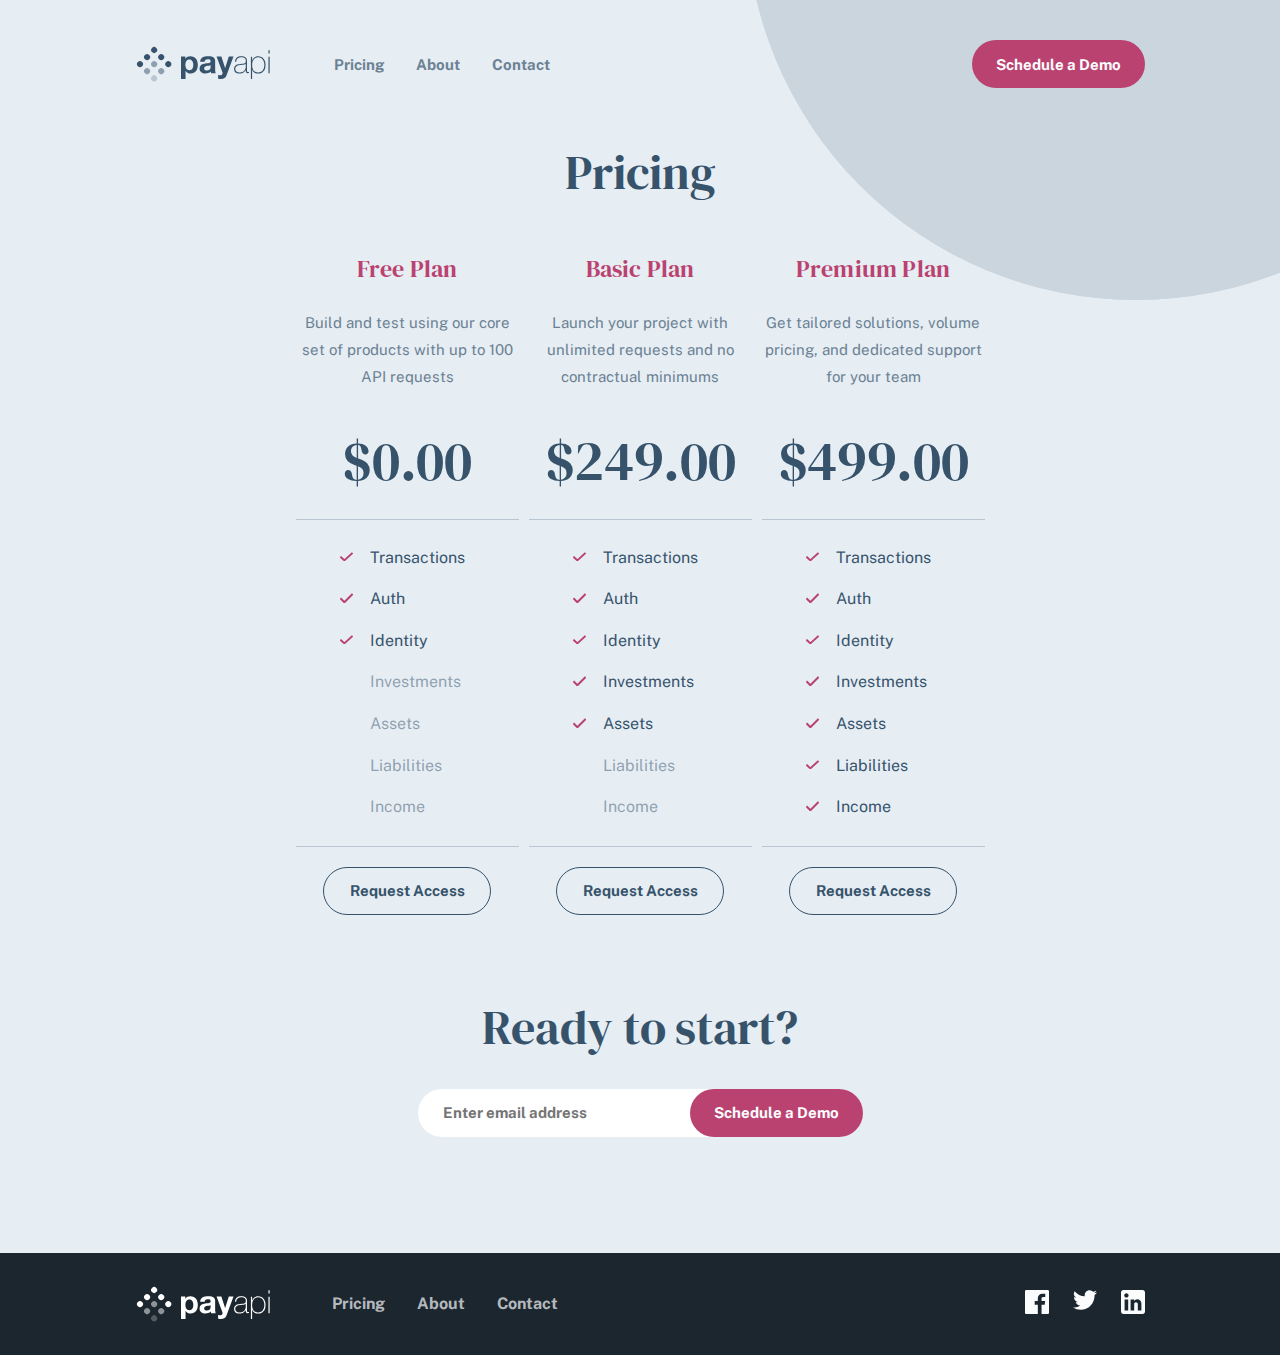
<file: pricing.html>
<!DOCTYPE html>
<html lang="en">
    <head>
      <meta charset="utf-8">
      <meta name="description" content="Exercise Frontend Mentor, Exercise PayAPI Website Challenge Pricing page">
      <meta name="viewport" content="width=device-width, initial-scale=1.0">
      <link rel="icon" type="image/png" sizes="32x32" href="./assets/favicon-32x32.png">
      <link rel="preconnect" href="https://fonts.googleapis.com">
      <link rel="preconnect" href="https://fonts.gstatic.com" crossorigin>
      <link href="https://fonts.googleapis.com/css2?family=DM+Serif+Display:ital@0;1&family=Public+Sans:ital,wght@0,100..900;1,100..900&display=swap" rel="stylesheet">
      <link href="styles.css" rel="stylesheet" type="text/css">
      <title>Frontend Mentor | PayAPI Website Challenge - Pricing</title>
    </head>
    <body class="pricing">

      <div class="background"></div>

      <header class="container-header">
        <div class="container-menu">
          <a href="./index.html"><img class="logo-header" src="./assets/shared/desktop/logo.svg" alt="Pay API logo"></a>
          <button class="button button-menu"><img src="./assets/shared/mobile/menu.svg" alt="menu"></button>
          <nav class="menu anim-menu">
            <ul class="list list-menu public-sans-bold">
              <li class="li-menu"><a href="./pricing.html">Pricing</a></li>
              <li class="li-menu"><a href="./about.html">About</a></li>
              <li class="li-menu"><a href="./contact.html">Contact</a></li>
              <li class="li-menu"><button class="button button-demo public-sans-bold">Schedule a Demo</button></li>
            </ul>
          </nav>    
        </div>
      </header>   
  
    

      <main class="main-container">
        <h1 class="main-title-pricing dm-serif-regular title32to48">Pricing</h1>
        <article class="container-price">

          <section class="section-price">
            <h3 class="title dm-serif-regular">Free Plan</h3>
            <p class="text public-sans-regular">Build and test using our core set of products with up to 100 API requests</p>
            <p class="price dm-serif-regular">$0.00</p>
            <ul class="list list-pricing public-sans-regular">
              <li class="li-pricing selected">Transactions</li>
              <li class="li-pricing selected">Auth</li>
              <li class="li-pricing selected">Identity</li>
              <li class="li-pricing">Investments</li>
              <li class="li-pricing">Assets</li>
              <li class="li-pricing">Liabilities</li>
              <li class="li-pricing">Income</li>
            </ul>
            <button class="button button-request public-sans-bold">Request Access</button>
          </section>

          <section class="section-price">
            <h3 class="title dm-serif-regular">Basic Plan</h3>
            <p class="text public-sans-regular">Launch your project with unlimited requests and no contractual minimums</p>
            <p class="text price dm-serif-regular">$249.00</p>
            <ul class="list list-pricing public-sans-regular">
              <li class="li-pricing selected">Transactions</li>
              <li class="li-pricing selected">Auth</li>
              <li class="li-pricing selected">Identity</li>
              <li class="li-pricing selected">Investments</li>
              <li class="li-pricing selected">Assets</li>
              <li class="li-pricing">Liabilities</li>
              <li class="li-pricing">Income</li>
            </ul>
            <button class="button button-request public-sans-bold">Request Access</button>
          </section>

          <section class="section-price">
            <h3 class="title dm-serif-regular">Premium Plan</h3>
            <p class="text public-sans-regular">Get tailored solutions, volume pricing, and dedicated support for your team</p>
            <p class="text price dm-serif-regular">$499.00</p>
            <ul class="list list-pricing public-sans-regular">
              <li class="li-pricing selected">Transactions</li>
              <li class="li-pricing selected">Auth</li>
              <li class="li-pricing selected">Identity</li>
              <li class="li-pricing selected">Investments</li>
              <li class="li-pricing selected">Assets</li>
              <li class="li-pricing selected">Liabilities</li>
              <li class="li-pricing selected">Income</li>
            </ul>
            <button class="button button-request public-sans-bold">Request Access</button>
          </section>

        </article>

        <section class="ready-to-start">
          <h3 class="title dm-serif-regular title32to48">Ready to start?</h3>
          <form action="./index.html" class="demo-form" novalidate>
            <div class="container-input">
              <input class="public-sans-bold" type="email" name="email" id="" placeholder="Enter email address">
            </div>
            <button class="button button-demo public-sans-bold">Schedule a Demo</button>
          </form>
        </section>

      </main>
    

      <footer class="footer">
        <div class="display-desktop">
          <svg class="footer-logo" width="135" height="38" xmlns="http://www.w3.org/2000/svg">
            <g fill="#36536B" fill-rule="evenodd"><path d="M50.544 33.934v-7.84h.064a5.36 5.36 0 002.128 1.84c.864.416 1.808.624 2.832.624 1.216 0 2.277-.235 3.184-.704a6.738 6.738 0 002.272-1.888 8.147 8.147 0 001.36-2.72 11.37 11.37 0 00.448-3.2c0-1.173-.15-2.299-.448-3.376-.299-1.077-.757-2.021-1.376-2.832a6.937 6.937 0 00-2.336-1.952c-.939-.49-2.059-.736-3.36-.736-1.024 0-1.963.203-2.816.608-.853.405-1.557 1.056-2.112 1.952h-.064v-2.112H46v22.336h4.544zm3.808-8.768c-.725 0-1.344-.15-1.856-.448a3.595 3.595 0 01-1.232-1.168 5.044 5.044 0 01-.672-1.68 9.192 9.192 0 01-.208-1.952c0-.683.064-1.344.192-1.984a4.98 4.98 0 01.656-1.696c.31-.49.715-.89 1.216-1.2.501-.31 1.125-.464 1.872-.464.725 0 1.339.155 1.84.464.501.31.912.715 1.232 1.216.32.501.55 1.072.688 1.712.139.64.208 1.29.208 1.952 0 .661-.064 1.312-.192 1.952-.128.64-.347 1.2-.656 1.68-.31.48-.715.87-1.216 1.168-.501.299-1.125.448-1.872.448zm15.882 3.392c1.024 0 2.027-.15 3.008-.448a5.921 5.921 0 002.56-1.568 6.52 6.52 0 00.32 1.6h4.608c-.213-.341-.363-.853-.448-1.536a17.288 17.288 0 01-.128-2.144v-8.608c0-1.003-.224-1.808-.672-2.416a4.603 4.603 0 00-1.728-1.424 7.733 7.733 0 00-2.336-.688 18.543 18.543 0 00-2.528-.176c-.917 0-1.83.09-2.736.272a7.809 7.809 0 00-2.448.912 5.448 5.448 0 00-1.792 1.696c-.47.704-.736 1.59-.8 2.656h4.544c.085-.896.384-1.536.896-1.92.512-.384 1.216-.576 2.112-.576.405 0 .784.027 1.136.08.352.053.661.16.928.32s.48.384.64.672c.16.288.24.677.24 1.168.021.47-.117.827-.416 1.072-.299.245-.704.432-1.216.56-.512.128-1.099.224-1.76.288-.661.064-1.333.15-2.016.256-.683.107-1.36.25-2.032.432a5.735 5.735 0 00-1.792.816c-.523.363-.95.848-1.28 1.456-.33.608-.496 1.381-.496 2.32 0 .853.144 1.59.432 2.208a4.17 4.17 0 001.2 1.536c.512.405 1.11.704 1.792.896a8.127 8.127 0 002.208.288zm1.696-3.008c-.363 0-.715-.032-1.056-.096a2.566 2.566 0 01-.896-.336 1.717 1.717 0 01-.608-.656c-.15-.277-.224-.619-.224-1.024 0-.427.075-.779.224-1.056.15-.277.347-.507.592-.688a2.98 2.98 0 01.864-.432c.33-.107.667-.192 1.008-.256.363-.064.725-.117 1.088-.16.363-.043.71-.096 1.04-.16.33-.064.64-.144.928-.24.288-.096.528-.23.72-.4v1.696c0 .256-.027.597-.08 1.024a3.428 3.428 0 01-.432 1.264c-.235.416-.597.773-1.088 1.072-.49.299-1.184.448-2.08.448zm13.962 8.384c1.557 0 2.773-.288 3.648-.864.874-.576 1.557-1.536 2.048-2.88L98.5 11.598h-4.704L90.18 22.926h-.064l-3.744-11.328H81.54l5.792 15.52c.128.32.192.661.192 1.024 0 .49-.144.939-.432 1.344-.288.405-.731.64-1.328.704-.448.021-.896.01-1.344-.032-.448-.043-.886-.085-1.312-.128v3.744c.469.043.933.08 1.392.112.458.032.922.048 1.392.048zm18.698-5.408c.789 0 1.514-.096 2.176-.288a6.581 6.581 0 001.776-.8c.522-.341.965-.73 1.328-1.168.362-.437.64-.901.832-1.392h.064v.864c0 .341.026.656.08.944.053.288.154.539.304.752.149.213.368.384.656.512.288.128.677.192 1.168.192.34 0 .672-.043.992-.128V26.99a5.835 5.835 0 01-.896.096c-.278 0-.491-.059-.64-.176a.961.961 0 01-.32-.464 2.357 2.357 0 01-.112-.64c-.011-.235-.016-.47-.016-.704v-9.568c0-1.259-.454-2.277-1.36-3.056-.907-.779-2.352-1.168-4.336-1.168-1.984 0-3.515.453-4.592 1.36-1.078.907-1.66 2.267-1.744 4.08h1.216c.085-1.472.58-2.57 1.488-3.296.906-.725 2.096-1.088 3.568-1.088.832 0 1.536.085 2.112.256.576.17 1.045.405 1.408.704.362.299.629.64.8 1.024.17.384.256.8.256 1.248 0 .576-.032 1.056-.096 1.44a1.64 1.64 0 01-.48.944c-.256.245-.635.437-1.136.576-.502.139-1.19.24-2.064.304l-1.888.16c-.662.064-1.35.17-2.064.32-.715.15-1.366.4-1.952.752a4.367 4.367 0 00-1.456 1.44c-.384.608-.576 1.392-.576 2.352 0 1.579.48 2.747 1.44 3.504.96.757 2.314 1.136 4.064 1.136zm.032-1.056c-1.344 0-2.4-.293-3.168-.88-.768-.587-1.152-1.488-1.152-2.704 0-.768.149-1.392.448-1.872.298-.48.688-.859 1.168-1.136a5.213 5.213 0 011.616-.592 20.778 20.778 0 011.792-.272l2.048-.192a16.93 16.93 0 002.032-.288c.608-.128 1.06-.373 1.36-.736v3.072c0 .213-.06.624-.176 1.232-.118.608-.39 1.237-.816 1.888-.427.65-1.046 1.227-1.856 1.728-.811.501-1.91.752-3.296.752zm12.49 6.56v-9.312h.063c.491 1.344 1.27 2.315 2.336 2.912 1.067.597 2.283.896 3.648.896 1.26 0 2.352-.213 3.28-.64a6.254 6.254 0 002.304-1.776c.608-.757 1.062-1.659 1.36-2.704.3-1.045.448-2.197.448-3.456 0-1.152-.149-2.25-.448-3.296-.298-1.045-.752-1.963-1.36-2.752a6.651 6.651 0 00-2.304-1.888c-.928-.47-2.02-.704-3.28-.704-.896 0-1.69.139-2.384.416a6.39 6.39 0 00-1.776 1.04c-.49.416-.885.87-1.184 1.36-.298.49-.512.939-.64 1.344h-.064v-3.776h-1.216V34.03h1.216zm6.047-6.56c-1.152 0-2.117-.208-2.896-.624a5.008 5.008 0 01-1.856-1.664c-.458-.693-.784-1.493-.976-2.4a13.637 13.637 0 01-.288-2.832c0-.981.107-1.925.32-2.832a7.152 7.152 0 011.04-2.416 5.407 5.407 0 011.872-1.696c.768-.427 1.696-.64 2.784-.64 1.11 0 2.054.219 2.832.656a5.599 5.599 0 011.904 1.728c.491.715.854 1.525 1.088 2.432.235.907.352 1.83.352 2.768 0 1.024-.122 1.99-.368 2.896-.245.907-.618 1.701-1.12 2.384a5.487 5.487 0 01-1.92 1.632c-.778.405-1.7.608-2.768.608zm11.498-18.88V5.294h-1.216V8.59h1.216zm0 19.552V11.694h-1.216v16.448h1.216z" fill-rule="nonzero"/><g><circle transform="rotate(45 19.142 5)" cx="19.142" cy="5" r="3"/><circle transform="rotate(45 26.213 12.071)" cx="26.213" cy="12.071" r="3"/><circle transform="rotate(45 33.284 19.142)" cx="33.284" cy="19.142" r="3"/><circle transform="rotate(45 12.071 12.071)" cx="12.071" cy="12.071" r="3"/><circle opacity=".5" transform="rotate(45 19.142 19.142)" cx="19.142" cy="19.142" r="3"/><circle opacity=".5" transform="rotate(45 26.213 26.213)" cx="26.213" cy="26.213" r="3"/><circle transform="rotate(45 5 19.142)" cx="5" cy="19.142" r="3"/><circle opacity=".5" transform="rotate(45 12.071 26.213)" cx="12.071" cy="26.213" r="3"/><circle opacity=".25" transform="rotate(45 19.142 33.284)" cx="19.142" cy="33.284" r="3"/></g></g>
          </svg>
          <ul class="list list-footer public-sans-bold">
            <li class="li-footer"><a href="./pricing.html">Pricing</a></li>
            <li class="li-footer"><a href="./about.html">About</a></li>
            <li class="li-footer"><a href="./contact.html">Contact</a></li>
          </ul>
          <ul class="list list-logo">
            <li class="li-logo"><svg width="24" height="24" xmlns="http://www.w3.org/2000/svg">
                                    <path d="M22.675 0H1.325C.593 0 0 .593 0 1.325v21.351C0 23.407.593 24 1.325 24H12.82v-9.294H9.692v-3.622h3.128V8.413c0-3.1 1.893-4.788 4.659-4.788 1.325 0 2.463.099 2.795.143v3.24l-1.918.001c-1.504 0-1.795.715-1.795 1.763v2.313h3.587l-.467 3.622h-3.12V24h6.116c.73 0 1.323-.593 1.323-1.325V1.325C24 .593 23.407 0 22.675 0z" fill-rule="nonzero"/>
                                  </svg></li>
            <li class="li-logo"><svg width="24" height="20" xmlns="http://www.w3.org/2000/svg">
                                    <path d="M24 2.557a9.83 9.83 0 01-2.828.775A4.932 4.932 0 0023.337.608a9.864 9.864 0 01-3.127 1.195A4.916 4.916 0 0016.616.248c-3.179 0-5.515 2.966-4.797 6.045A13.978 13.978 0 011.671 1.149a4.93 4.93 0 001.523 6.574 4.903 4.903 0 01-2.229-.616c-.054 2.281 1.581 4.415 3.949 4.89a4.935 4.935 0 01-2.224.084 4.928 4.928 0 004.6 3.419A9.9 9.9 0 010 17.54a13.94 13.94 0 007.548 2.212c9.142 0 14.307-7.721 13.995-14.646A10.025 10.025 0 0024 2.557z" fill-rule="nonzero"/>
                                  </svg></li>
            <li class="li-logo"><svg width="24" height="24" xmlns="http://www.w3.org/2000/svg">
                                    <path d="M21.6 0H2.4C1.08 0 0 1.08 0 2.4v19.2C0 22.92 1.08 24 2.4 24h19.2c1.32 0 2.4-1.08 2.4-2.4V2.4C24 1.08 22.92 0 21.6 0zM7.2 20.4H3.6V9.6h3.6v10.8zM5.4 7.56c-1.2 0-2.16-.96-2.16-2.16 0-1.2.96-2.16 2.16-2.16 1.2 0 2.16.96 2.16 2.16 0 1.2-.96 2.16-2.16 2.16zm15 12.84h-3.6v-6.36c0-.96-.84-1.8-1.8-1.8-.96 0-1.8.84-1.8 1.8v6.36H9.6V9.6h3.6v1.44c.6-.96 1.92-1.68 3-1.68 2.28 0 4.2 1.92 4.2 4.2v6.84z" fill-rule="nonzero"/>
                                  </svg></li>
          </ul>
        </div>
      </footer>

    <script src="./script.js"></script>

    </body>
</html>
</file>
<file: styles.css>
@import "styles-pricing.css";
@import "styles-about.css";
@import "styles-contact.css";

:root{

  --width-689-1110: clamp(43.0625rem, 12.9911rem + 62.6488vw, 69.375rem);

}

*{
  box-sizing: border-box;
  margin: 0;
  padding: 0;
}

body{
  min-width: 17.5rem;
  min-height: 100vh;    
  text-align: center;
}

.home{
  background: url('./assets/shared/desktop/bg-pattern-circle.svg') no-repeat center -35rem,
              hsla(208, 33%, 71%, 0.25);  
}

/**TEXT**/

.dm-serif-regular {
  font-family: "DM Serif Display", serif;
  font-weight: 400;
  font-style: normal;
  color: #36536B;
  font-style: 0.9375rem;
}

.public-sans-regular {
  font-family: "Public Sans", sans-serif;
  font-size: 0.9375rem;
  font-optical-sizing: auto;
  font-weight: 400;
  font-style: normal;
  line-height: 1.8;
  color: #6C8294;
}

.public-sans-bold {
  font-family: "Public Sans", sans-serif;
  font-optical-sizing: auto;
  font-weight: 700;
  font-style: normal;
}


/****/

img{
  display: block;
}

.button{
  display: block;
  background: transparent;
  border-style: none;
}

*:hover{
  transition: all 0.5s;
}

.button:hover{
  cursor: pointer;
  transition: all 0.5s;
}

.list{
  display: flex;
  flex-direction: column;
  list-style: none;
}

a{
  text-decoration: none;
  color: inherit;
}

input{
  border: none;
  color: #36536B;
  font-size: 0.9375rem;
  text-indent: 1.6rem;
}

input:hover{
  cursor: pointer;
}

input:focus{
  outline: none;
}

/*HEADER*/

.container-header{

}

.container-menu{
  max-width: clamp(20.4375rem, -1.1512rem + 92.112vw, 43.0625rem);
  margin: 0 auto;
  padding: 2.5rem 0;
  display: flex;
  justify-content: space-between;
  align-items: center;
}

.logo-header{
  width: 8.4375rem;
  height: 2.375rem;
}

.button-menu{
  width: 1.75rem;
  height: 1.125rem;
  z-index: 11;
}


  /*MENU*/

.background{
  display: none;
}

.menu{
  display: none;
  background: #1B262F;
  width: 18.75rem;
  height: 100vh;
  position: absolute;
    top: 0; right: 0;
  z-index: 10;
}

.list-menu{
  width: 15.75rem;
  margin: 6rem auto 0;
  font-size: 1.25rem;
  color: hsla(220, 60%, 99%, 0.7);  
  padding-top: 3rem;
  border-top: 0.0625rem solid hsla(220, 60%, 99%, 0.15);
}

.li-menu{
  margin-bottom: 2rem;
}


/*MAIN*/

  /*MAIN HEADER*/

.main-header{
  padding-bottom: clamp(4.75rem, 3.3187rem + 6.1069vw, 6.25rem);
}

.container-header-image{
  width: clamp(8rem, 6.0916rem + 8.1425vw, 10rem);
  height: clamp(15rem, 11.4218rem + 15.2672vw, 18.75rem);  
  margin: 0 calc(50% - 6.1rem) 2rem;
  position: relative;
    top: -2rem;
}

.main-header-image{
  width: 170%;
  height: 140%;  
}

.main-header .container-text{
  max-width: clamp(20.4375rem, 5.7667rem + 62.5954vw, 35.8125rem);
  margin: 0 auto;
}

.title32to48{
  font-size: clamp(2rem, 1.0458rem + 4.0712vw, 3rem);
  letter-spacing: -0.016rem;
  line-height: 1.2;
}

.demo-form{
  max-width: 20.4375rem;
  margin: 1.875rem auto 0;
}

.demo-form .container-input{
  width: 100%;
}

.demo-form input{
  width: 100%;
  height: 3rem;
  border-radius: 1.5rem;
  margin-bottom: 1rem;
}

.button-demo{
  width: 100%;
  height: 3rem;
  background: #BA4270;
  color: #FBFCFE;
  border-radius: 1.5rem;
  font-size: 0.9375rem;
}

.main-header .text{
  margin-top: 1.5rem;
}


/*ARTICLE-CLIENTS*/

.clients{
  background: #1B262F;
  padding: 5.25rem 0 clamp(5rem, 4.6603rem + 1.4493vw, 5.375rem);
}

.container-logo-clients{
  max-width: clamp(20.4375rem, 8.6055rem + 50.4831vw, 33.5rem);
  margin: 0 auto;
  display: grid;
  grid-template-columns: repeat(2, 1fr);
  grid-template-rows: repeat(3, 1fr);
  justify-items: center;
  align-items: center;
  row-gap: 2.25rem;
}

.logo-client{
  filter: brightness(0) invert(1);
}

.logo-client:nth-of-type(1){
  width: 6.6875rem;
  height: 0.9375rem;
}

.logo-client:nth-of-type(2){
  width: 7.5rem;
  height: 1.75rem;
}

.logo-client:nth-of-type(3){
  width: 7.1875rem;
  height: 1.375rem;
}

.logo-client:nth-of-type(4){
  width: 6.75rem;
  height: 0.875rem;
}

.logo-client:nth-of-type(5){
  width: 4.9375rem;
  height: 1.6875rem;
}

.logo-client:nth-of-type(6){
  width: 7.0625rem;
  height: 1.375rem;
}

.clients .container-text{
  max-width: clamp(20.4375rem, 13.1345rem + 31.1594vw, 28.5rem);
  margin: 0 auto;
  margin-top: clamp(3.375rem, 2.356rem + 4.3478vw, 4.5rem);
}

.clients .title{
  font-size: clamp(2rem, 1.0942rem + 3.8647vw, 3rem);
  color: #FBFCFE;
  margin-bottom: clamp(1.25rem, 0.0045rem + 5.314vw, 2.625rem);
}

.clients .text{
  color: hsla(220, 60%, 99%, 0.7);
}

.button-about{
  display: block;
  width: 8.0625rem;
  height: 3rem;
  margin: 4.125rem auto 0;  
  align-content: center;
  font-size: 0.9375;
  color: #FBFCFE;
  outline: 0.02rem solid #FBFCFE;
  border-radius: 1.5rem;
}


/*ARTICLE-IMPLEMENTATION*/

  /*SECTION1*/

.implementation{
  margin: clamp(3.375rem, 2.356rem + 4.3478vw, 4.5rem) auto clamp(5.125rem, 3.9928rem + 4.8309vw, 6.375rem);
}

.implement .container-image{
  max-width: clamp(20.4375rem, 16.7577rem + 15.7005vw, 24.5rem);
  height: clamp(13.0625rem, 10.7414rem + 9.9034vw, 15.625rem);
  margin: 0 auto 8rem;
}

.implement-image{
  width: 140%;
  height: 160%;
  margin-left: clamp(-3.5rem, -2.1898rem + -2.657vw, -2.8125rem);
}

.implementation .container-text{
  max-width: clamp(20.5rem, -8.5009rem + 123.7374vw, 35.8125rem);
  margin: 0 auto;
  margin-top: -2rem;
}

.implement .title{
  margin-bottom: 1.5rem;
}

.title36to48{
  font-size: clamp(2.25rem, 1.5707rem + 2.8986vw, 3rem);
  letter-spacing: -0.0175rem;
  line-height: 1.2;
}


  /*SECTION2*/

.simple{
  margin-top: clamp(4.25rem, 3.5707rem + 2.8986vw, 5rem);
}

.simple .container-image{
  margin: 0 auto;
}

.simple-image{
  width: 100%;
  height: 100%;
  max-width: 30rem;
  margin: 0 auto;
  padding-left: 2.2rem;
}

.simple .container-text{
  max-width: clamp(20.5rem, -8.5009rem + 123.7374vw, 35.8125rem);  
}

.simple .title{
  margin: 2rem 0 1.25rem;
}


/*ARTICLE-FEATURE*/

.container-feature{
  max-width: 20.5rem;
  margin: 0 auto clamp(5.375rem, 3.7899rem + 6.7633vw, 7.125rem);
}

.feature:not(:nth-of-type(3)){
  margin-bottom: 3.125rem;
}

.image-feature{
  margin: 0 auto 2.25rem;
}

.feature .title{
  font-size: 1.125rem;
  letter-spacing: -0.00875rem;
  color: #36536B;
  margin-bottom: 1.25rem;
}

.feature .text{
  letter-spacing: -0.0075rem;
}


/*FORM-READY-TO-START*/

.ready-to-start{
  max-width: 20.5rem;
  margin: 0 auto clamp(5rem, 3.8678rem + 4.8309vw, 6.25rem);
}

.ready-to-start .title{
  margin-bottom: 2rem;
}


/*FOOTER*/

.footer{
  background: #1B262F;
  padding: 2.625rem 0 3.375rem;
}

.footer-logo{
  filter: brightness(0) invert(1);
}

.list-footer{
  margin: 2.5rem 0;
  color: hsla(220, 60%, 99%, 0.7);
}

.li-footer:not(:nth-of-type(3)){
  margin-bottom: 2rem;
}

.list-logo{
  width: 7.5rem;
  margin: 0 auto;
  flex-direction: row;
  justify-content: space-between;
}

.li-logo svg{
  fill: #FBFCFE;
}

.li-logo:hover svg{
  cursor: pointer;
  fill: #DA6D97;
}



/*ANIMATION*/

@media (prefers-reduced-motion: no-preference){


  .anim-menu{
    /* animation: name duration timing-function delay iteration-count direction fill-mode; */
    animation: frame-menu 1s ease;
  }

  @keyframes frame-menu{

    0%{
      transform: translateX(100%);
    }

    100%{
      transform: translateX(0%);
    }

  }


}




/******** TABLET ********/

@media screen and (min-width: 48rem){


  .home{
    background: url('./assets/shared/desktop/bg-pattern-circle.svg') no-repeat  center -40rem / 59.3125rem,
                hsla(208, 33%, 71%, 0.25);    
  }
  

/*HEADER*/

  .container-menu{
    max-width: var(--width-689-1110);
  }

  .button-menu{
    display: none;
  }


  /*MENU*/

  .menu{
    display: block;
    background: transparent;
    width: clamp(30.75rem, 0.8929rem + 62.2024vw, 56.875rem);
    height: auto;
    position: relative;
  }

  .list-menu{
    flex-direction: row;
    justify-content: space-between;
    justify-content: flex-start;
    align-items: center;
    width: 100%;
    margin: 0;
    padding: 0;
    font-size: 0.9375rem;
    color: #6C8294;
    border: none;
  }

  .li-menu{
    margin: 0 2rem 0 0;
  }

  .li-menu:nth-of-type(4){
    margin: 0 0 0 auto;
  }

  .li-menu:hover{
    color: #36536B;
  }

  .list-menu .button-demo{
    width: 10.8125rem;
    height: 3rem;
  }

  .list-menu .button-demo:hover{
    background: #DA6D97;
  }


/*MAIN*/

  /*MAIN HEADER*/

  .container-header-image{
    margin-bottom: 4rem;
  }

  .demo-form{
    max-width: 27.8125rem;
    position: relative;
  }

  .demo-form input{
    color: hsla(207, 33%, 32%, 0.5);
  }

  .demo-form input:hover{
    color: hsla(207, 33%, 32%, 1);
  }

  .demo-form .button-demo{
    width: 10.8125rem;
    height: 3rem;
    position: absolute;
      top: 0; right: 0;
  }

  .demo-form .button-demo:hover{
    background: #DA6D97;
  }

  .main-header .text{
    margin: 0;
  }


/*ARTICLE-CLIENTS*/

  .container-logo-clients{
    grid-template-columns: repeat(3, 1fr);
    grid-template-rows: repeat(2, 1fr);
    justify-items: start;
  }

  .logo-client:nth-of-type(1){
    width: 8.0625rem;
    height: 1.0625rem;
  }

  .logo-client:nth-of-type(2){
    width: 9.0625rem;
    height: 1.9375rem;
    justify-self: center;
  }

  .logo-client:nth-of-type(3){
    width: 8.75rem;
    height: 1.6875rem;
    justify-self: end;
  }

  .logo-client:nth-of-type(4){
    width: 8.1875rem;
    height: 1.0625rem;
  }

  .logo-client:nth-of-type(5){
    width: 6rem;
    height: 2.0625rem;
    justify-self: center;
  }

  .logo-client:nth-of-type(6){
    width: 8.5625rem;
    height: 1.625rem;
    justify-self: end;
  }

  .clients .title{
    margin-bottom: 1.5rem;
  }

  .button-about{
    margin: 2rem auto 0;  
  }

  .button-about:hover{
    background: #FBFCFE;
    color: #1B262F;
    outline: 0.02rem solid #FBFCFE;
  }


/*ARTICLE-FEATURE*/

  .container-feature{
    max-width: var(--width-689-1110);
    display: flex;
    justify-content: space-between;
    align-items: flex-start;
  }

  .feature{
    width: clamp(13.9375rem, 4.8661rem + 18.8988vw, 21.875rem);
  }

  .feature:not(:nth-of-type(3)){
    margin: 0;
  }

  .image-feature{
    width: clamp(5.5rem, 4.2143rem + 2.6786vw, 6.625rem);
  }


/*FORM-READY-TO-START*/

  .ready-to-start{
    max-width: 27.8125rem;
  }


/*FOOTER*/

  .footer{
    padding: 2rem 0;
  }

  .footer .display-desktop{
    width: var(--width-689-1110);
    margin: 0 auto;
    display: flex;
    justify-content: flex-start;
    align-items: center;
  }

  .footer-logo{
    margin: 0 3.875rem 0 0;
  }

  .list-footer{
    margin: 0;
    flex-direction: row;
  }

  .li-footer:hover{
    color: hsla(220, 60%, 99%, 1); 
  }

  .li-footer:not(:nth-of-type(3)){
    margin: 0 2rem 0 0;
  }

  .list-logo{
    margin: 0 0 0 auto;
  }

}




/******** DESKTOP ********/

@media screen and (min-width: 90rem){


  body{
    text-align: left;
  }

  .home{
    background: url('./assets/shared/desktop/bg-pattern-circle.svg') no-repeat calc(50% + 30rem) -13rem / 48.75rem,
                url('./assets/shared/desktop/bg-pattern-circle.svg') no-repeat calc(50% + 43rem) 103rem / 48.75rem,
                hsla(208, 33%, 71%, 0.25); 
  }


/*HEADER*/

  /*MENU*/

  .li-menu{
    margin: 0 2.5rem 0 0;
  }

/*MAIN*/

  /*MAIN HEADER*/

  .main-header{
    display: flex;
    flex-direction: row-reverse;
    justify-content: space-between;
    align-items: center;
    width: 69.375rem;
    margin: 0 auto 0;
    padding: 0;
  }

  .container-header-image{
    width: 26rem;
    height: 40rem;
    margin: 0;
  }

  .main-header-image{
    width: 100%;
    height: 100%;
  }

  .main-header .container-text{
    max-width: 34.125rem;
    margin: -5rem 0 0;
  }

  .main-header .title{
    font-size: 4.5rem;
    letter-spacing: -0.035rem;
    line-height: 1;
  }

  .demo-form{
    margin: 2.8rem 0 0;
  }

  .demo-form input{
    margin: 0;
  }

  .main-header .text{
    margin: 0.8rem 0 0 1.5rem;
  }


/*ARTICLE-CLIENTS*/

  .clients{
    margin-top: -3.5rem;
    padding: 6.25rem;
    background: url('./assets/shared/desktop/bg-pattern-circle.svg') no-repeat calc(50% - 35rem) -22rem / 48.75rem,
                #1B262F;
  }

  .clients .display-desktop{
    width: 69.375rem;
    display: flex;
    flex-direction: row-reverse;
    justify-content: space-between;
    align-items: center;   
    margin: 0 auto;
    padding: 0;    
  }

  .container-logo-clients{
    margin: 0;
    flex: 1;
  }

  .clients .container-text{
    margin: 0;
  }

  .button-about{
    text-align: center;
    margin: 2rem 0 0;
  }


/*ARTICLE-IMPLEMENTATION*/

  /*SECTION1*/

  .implementation{
    margin: 7rem auto 3rem;
  }

  .implement{
    width: 69.375rem;
    display: flex;
    justify-content: space-between;
    align-items: center;
    margin: 0 auto 0;
    padding: 0;
  }

  .implement .container-image{
    max-width: 24rem;
    height: 15rem;
    margin: 0;
  }

  .implementation .container-text{
    width: 27.8125rem;
    margin-top: 6rem;
  }

    /*SECTION2*/

  .simple{
    width: 69.375rem;
    display: flex;
    flex-direction: row-reverse;
    justify-content: space-between;
    align-items: center;
    margin: 10rem auto 0;
    padding: 0;
  }

  .simple .container-image{
    margin: 0 -5rem 0 0;
  }

  .simple-image{
    margin: 0;
    padding: 0;
    max-width: 45rem;
  }

  .simple .title{
    margin: 0 0 1.25rem;
  }

  .simple .container-text{
    max-width: 27.8125rem;
    width: 27.8125rem;
    margin: 0;
  }


/*ARTICLE-FEATURE*/

  .container-feature{
    text-align: center;
  }


/*FORM-READY-TO-START*/

  .ready-to-start{
    max-width: 69.375rem;
    display: flex;
    justify-content: space-between;
    align-items: center;
    margin: 0 auto 4rem;
    padding: 0;
  }

  .ready-to-start .title{
    margin-bottom: 0;
  }

  .ready-to-start .demo-form{
    width: 27.8125rem;
    margin: 0;
    padding: 0;
  }


}
</file>
